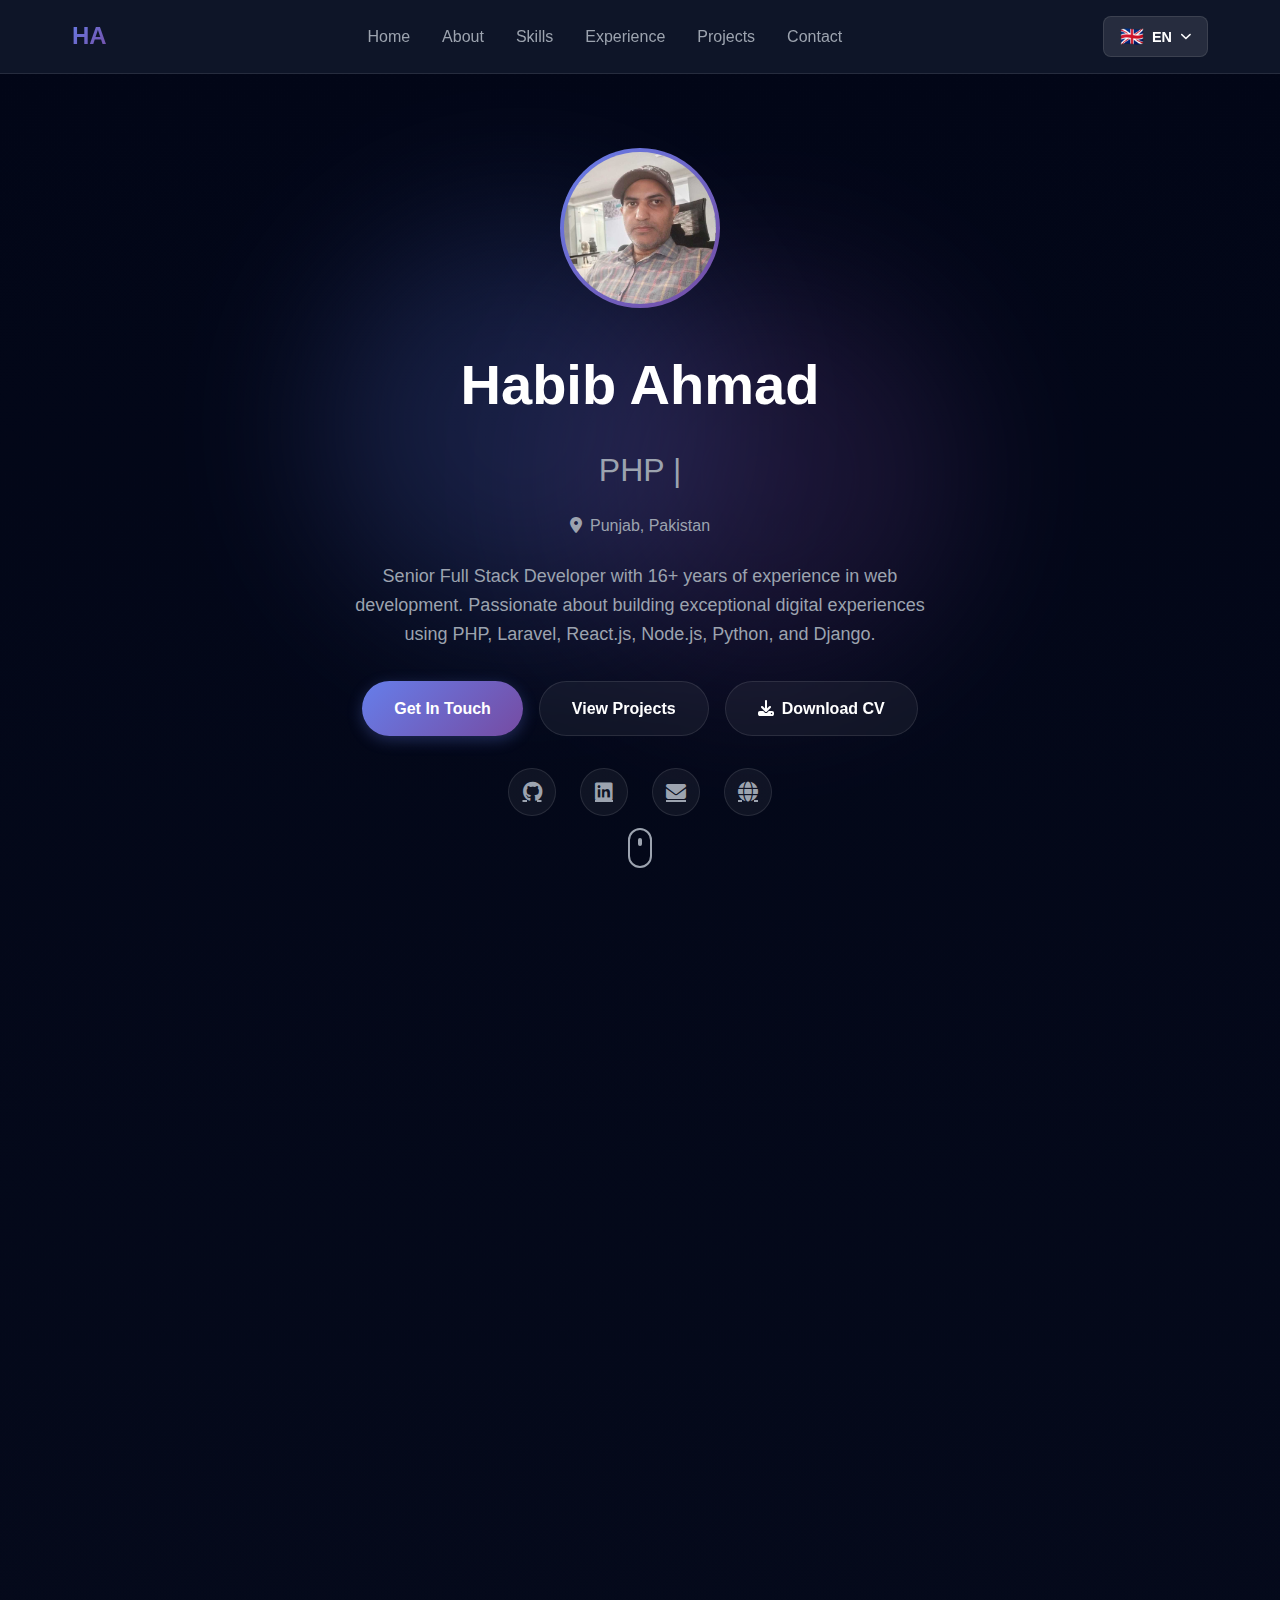
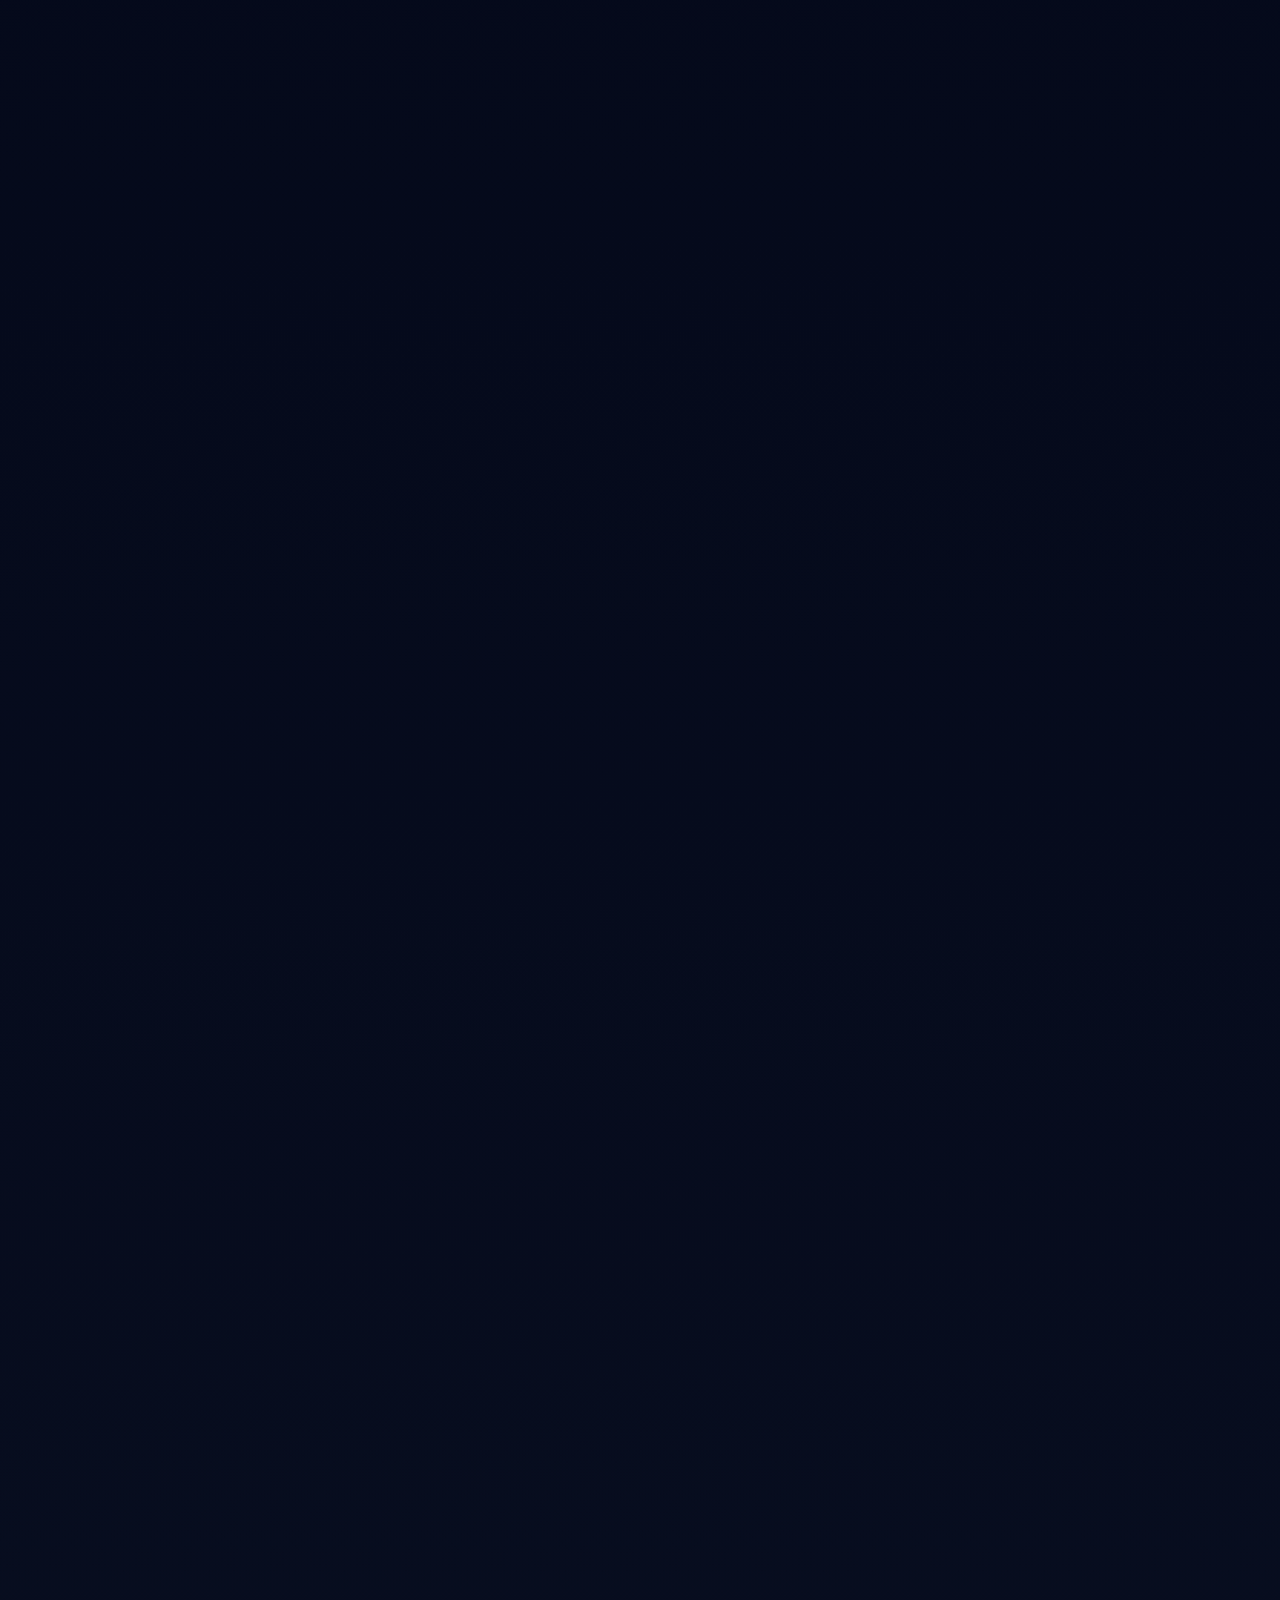
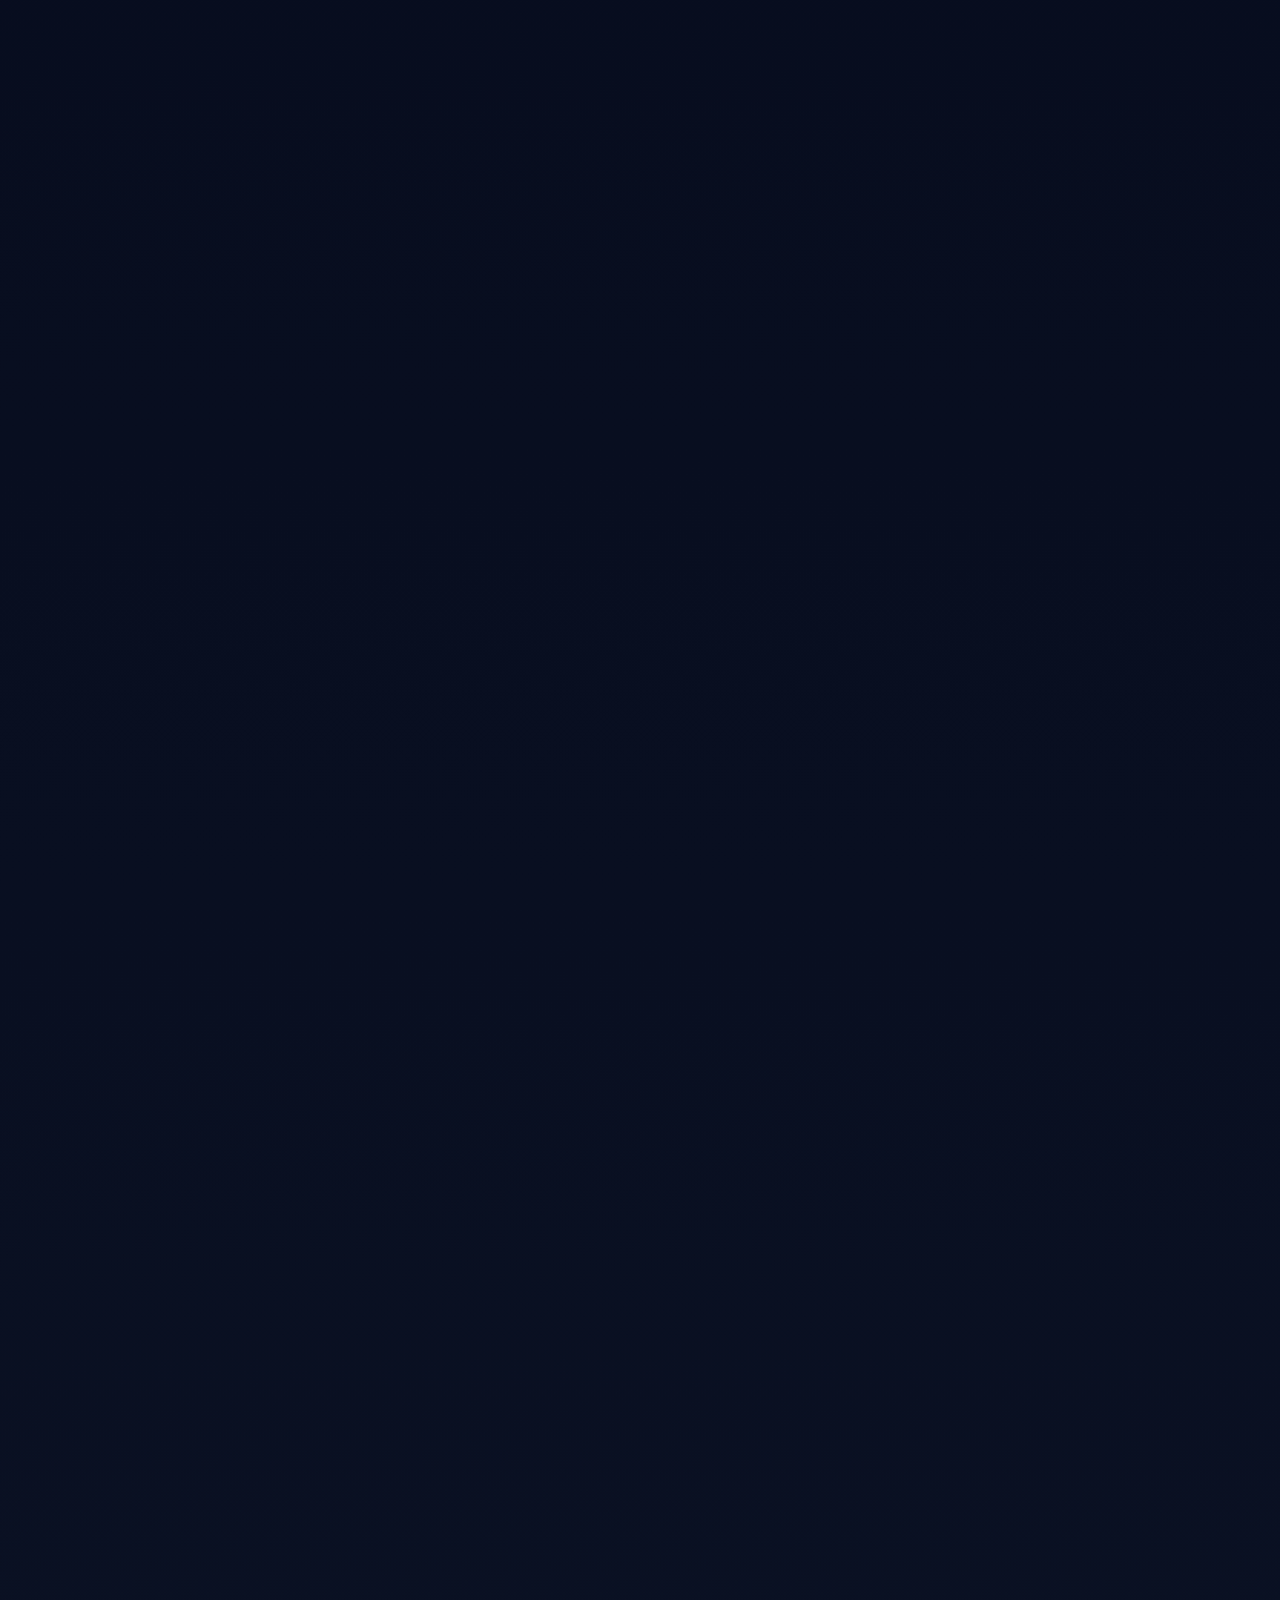
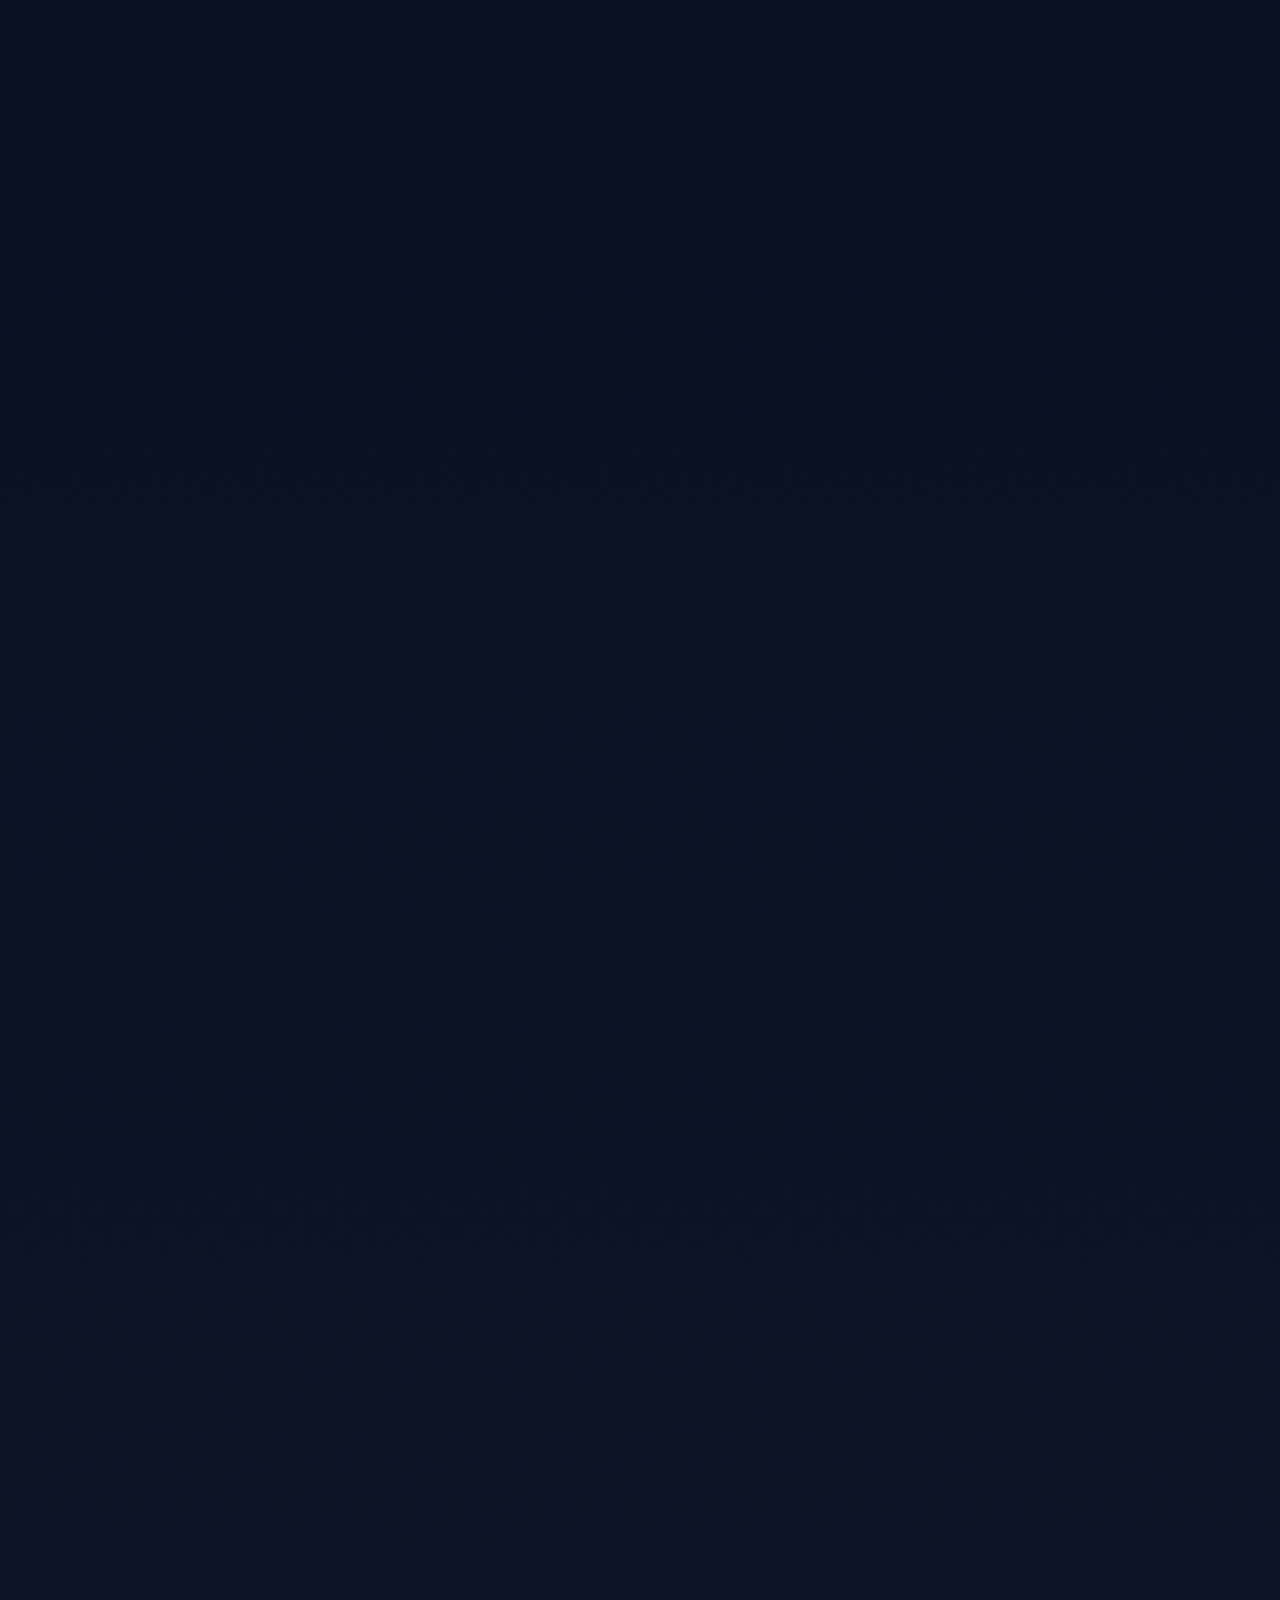
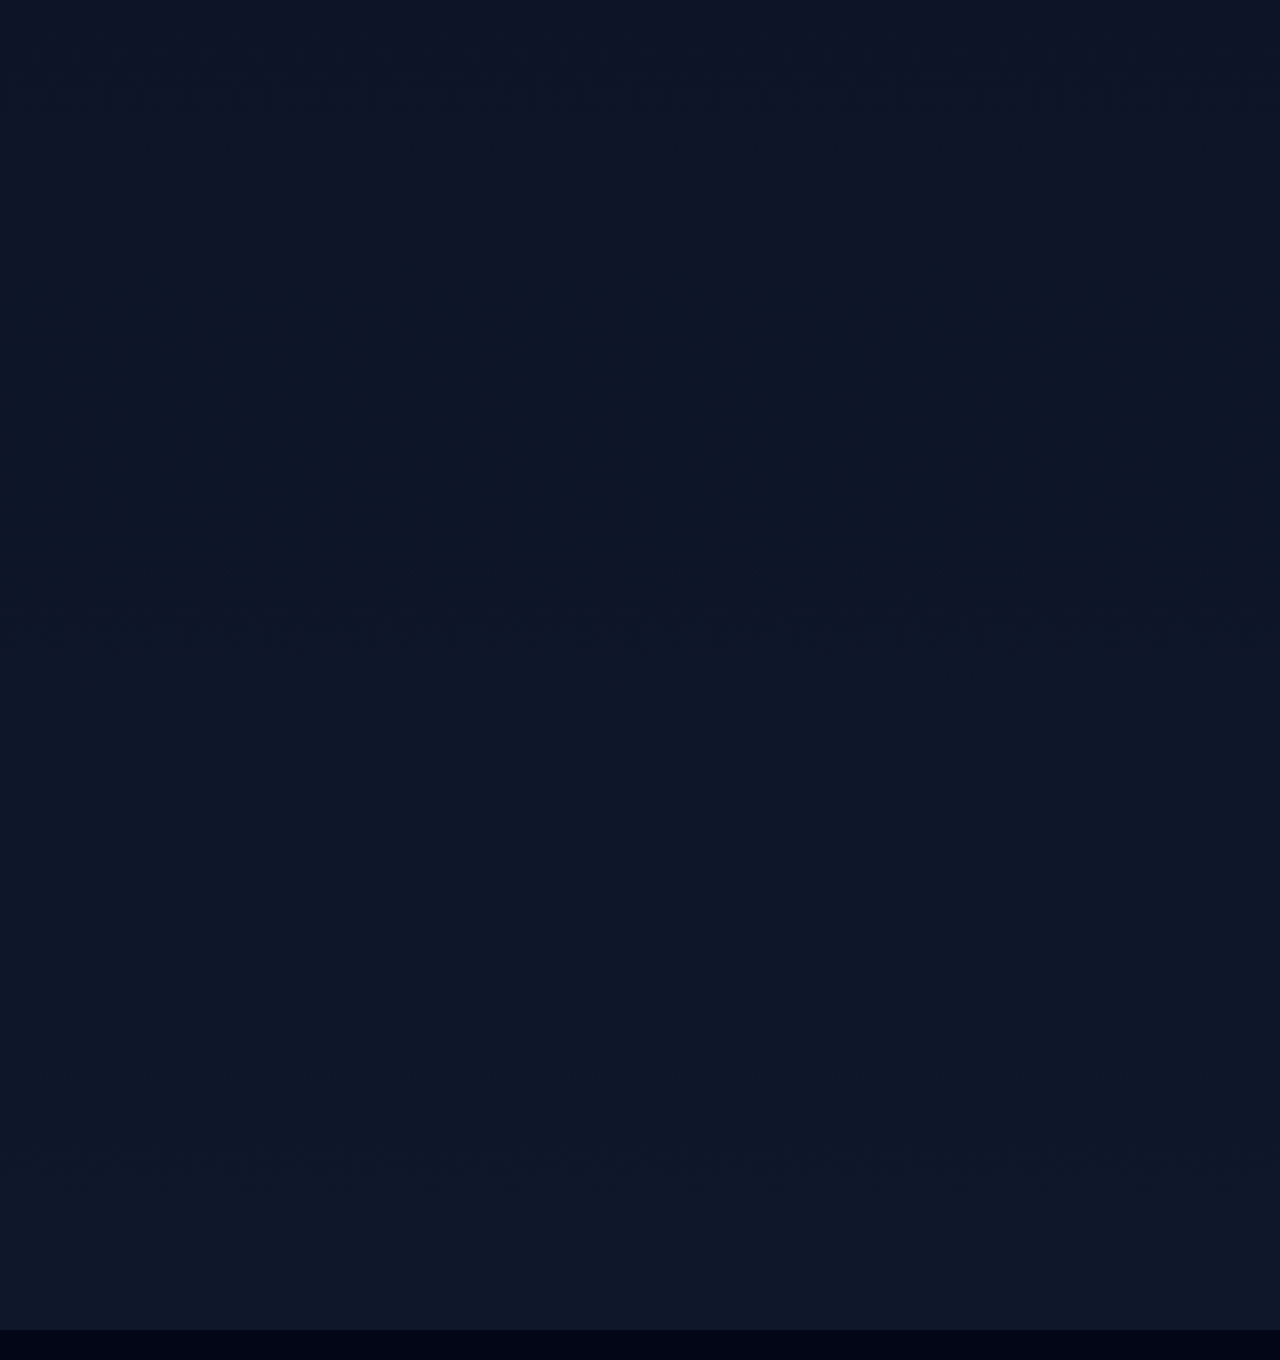
<file: public/index.html>
<!DOCTYPE html>
<html lang="en">
<head>
    <meta charset="UTF-8">
    <meta name="viewport" content="width=device-width, initial-scale=1.0">
    <title>Habib Ahmad | Full Stack Developer</title>
    <meta name="description" content="Portfolio of Habib Ahmad - Full Stack Developer with 12+ years experience in PHP, Laravel, React.js, Node.js, Python, Django">
    <link rel="stylesheet" href="styles.css">
    <link rel="stylesheet" href="https://cdnjs.cloudflare.com/ajax/libs/font-awesome/6.5.1/css/all.min.css">
</head>
<body>
    <!-- Navbar -->
    <nav class="navbar">
        <div class="nav-container">
            <a href="#home" class="logo">HA</a>
            <ul class="nav-menu">
                <li><a href="#home" class="nav-link" data-i18n="nav.home">Home</a></li>
                <li><a href="#about" class="nav-link" data-i18n="nav.about">About</a></li>
                <li><a href="#skills" class="nav-link" data-i18n="nav.skills">Skills</a></li>
                <li><a href="#experience" class="nav-link" data-i18n="nav.experience">Experience</a></li>
                <li><a href="#projects" class="nav-link" data-i18n="nav.projects">Projects</a></li>
                <li><a href="#contact" class="nav-link" data-i18n="nav.contact">Contact</a></li>
            </ul>
            <div class="nav-actions">
                <div class="language-switcher">
                    <button class="lang-btn" id="langBtn" title="Change Language">
                        <span class="lang-flag">🇬🇧</span>
                        <span class="lang-code" id="currentLang">EN</span>
                        <i class="fas fa-chevron-down"></i>
                    </button>
                    <div class="lang-dropdown" id="langDropdown">
                        <button class="lang-option" data-lang="en">
                            <span class="lang-flag">🇬🇧</span>
                            <span class="lang-name">English</span>
                        </button>
                        <button class="lang-option" data-lang="de">
                            <span class="lang-flag">🇩🇪</span>
                            <span class="lang-name">Deutsch</span>
                        </button>
                    </div>
                </div>
                <div class="hamburger">
                    <span></span>
                    <span></span>
                    <span></span>
                </div>
            </div>
        </div>
    </nav>

    <!-- Hero Section -->
    <section id="home" class="hero">
        <div class="hero-bg">
            <div class="blob blob-1"></div>
            <div class="blob blob-2"></div>
        </div>
        <div class="hero-content">
            <div class="avatar">
                <img src="profile.jpg" alt="Habib Ahmad" id="profilePic" onerror="this.style.display='none'; this.nextElementSibling.style.display='flex'">
                <div class="avatar-text-fallback" style="display: none;">HA</div>
            </div>
            <h1 class="hero-title">Habib Ahmad</h1>
            <p class="hero-subtitle"><span id="typewriter"></span><span class="cursor">|</span></p>
            <div class="hero-location">
                <i class="fas fa-map-marker-alt"></i>
                <span data-i18n="hero.location">Punjab, Pakistan</span>
            </div>
            <p class="hero-description" data-i18n="hero.description">
                Senior Full Stack Developer with 16+ years of experience in web development.
                Passionate about building exceptional digital experiences using PHP, Laravel, React.js,
                Node.js, Python, and Django.
            </p>
            <div class="hero-buttons">
                <a href="#contact" class="btn btn-primary" data-i18n="hero.getInTouch">Get In Touch</a>
                <a href="#projects" class="btn btn-secondary" data-i18n="hero.viewProjects">View Projects</a>
                <a href="cv.html" target="_blank" class="btn btn-secondary">
                    <i class="fas fa-download"></i>
                    <span data-i18n="hero.downloadCV">Download CV</span>
                </a>
            </div>
            <div class="social-links">
                <a href="https://github.com/habibahmad001" target="_blank" rel="noopener noreferrer">
                    <i class="fab fa-github"></i>
                </a>
                <a href="https://linkedin.com/in/habib-ahmad001" target="_blank" rel="noopener noreferrer">
                    <i class="fab fa-linkedin"></i>
                </a>
                <a href="mailto:habibahmed001@gmail.com">
                    <i class="fas fa-envelope"></i>
                </a>
                <a href="https://habib.spyko" target="_blank" rel="noopener noreferrer">
                    <i class="fas fa-globe"></i>
                </a>
            </div>
        </div>
        <div class="scroll-indicator">
            <div class="mouse">
                <div class="wheel"></div>
            </div>
        </div>
    </section>

    <!-- Banner Section -->
    <section class="banner">
        <div class="container">
            <div class="banner-content">
                <div class="banner-text">
                    <h2 data-i18n="banner.title">Looking for a Senior Full Stack Developer?</h2>
                    <p data-i18n="banner.subtitle">I'm available for freelance projects and full-time opportunities. Let's build something amazing together!</p>
                </div>
                <div class="banner-cta">
                    <a href="#contact" class="btn btn-primary" data-i18n="banner.hireMe">Hire Me</a>
                    <a href="#projects" class="btn btn-secondary" data-i18n="banner.viewWork">View My Work</a>
                </div>
            </div>
        </div>
    </section>

    <!-- About Section -->
    <section id="about" class="about">
        <div class="container">
            <h2 class="section-title"><span class="gradient-text" data-i18n="about.title">About Me</span></h2>
            <div class="about-content">
                <div class="about-text">
                    <p data-i18n="about.para1">
                        I'm a Senior Full Stack Developer with over 16 years of experience in web development.
                        I specialize in PHP, Laravel (8+ years), React.js (2+ years), Node.js (2+ years), and
                        have extensive knowledge of Python, Django, Linux, AWS, and modern web technologies.
                    </p>
                    <p data-i18n="about.para2">
                        I hold a B.S. in Computer Science from Punjab University (2003-2007). Throughout my career,
                        I've worked with international clients from UK, US, and Canada, delivering high-quality
                        web solutions including LMS systems, e-commerce platforms, and complex enterprise applications.
                    </p>
                    <p class="career-objective">
                        <strong data-i18n="about.careerLabel">Career Objective:</strong> <span data-i18n="about.careerObjective">To gain confidence and fame using my potential in the field
                        of "Web Development", and express my innovative creative skills for self and company growth.</span>
                    </p>
                    <div class="about-details">
                        <div class="detail-item">
                            <span class="detail-label" data-i18n="about.name">Name:</span>
                            <span class="detail-value">Habib Ahmad</span>
                        </div>
                        <div class="detail-item">
                            <span class="detail-label" data-i18n="about.email">Email:</span>
                            <span class="detail-value">habibahmed001@gmail.com</span>
                        </div>
                        <div class="detail-item">
                            <span class="detail-label" data-i18n="about.phone">Phone:</span>
                            <span class="detail-value">+92 322 8594463</span>
                        </div>
                        <div class="detail-item">
                            <span class="detail-label" data-i18n="about.location">Location:</span>
                            <span class="detail-value">Punjab, Pakistan</span>
                        </div>
                        <div class="detail-item">
                            <span class="detail-label" data-i18n="about.experience">Experience:</span>
                            <span class="detail-value">16+ Years</span>
                        </div>
                        <div class="detail-item">
                            <span class="detail-label" data-i18n="about.availability">Availability:</span>
                            <span class="detail-value" data-i18n="about.available">Open to opportunities</span>
                        </div>
                    </div>
                </div>
            </div>
        </div>
    </section>

    <!-- Skills Section -->
    <section id="skills" class="skills">
        <div class="container">
            <h2 class="section-title"><span class="gradient-text" data-i18n="skills.title">Skills & Expertise</span></h2>
            <p class="section-subtitle" data-i18n="skills.subtitle">12+ years of experience with modern web technologies</p>

            <div class="skills-grid">
                <!-- Backend -->
                <div class="skill-card">
                    <div class="skill-icon">⚙️</div>
                    <h3 class="skill-category" data-i18n="skills.backend">Backend Development</h3>
                    <div class="skill-list">
                        <div class="skill-item">
                            <span class="skill-name">PHP</span>
                            <div class="skill-bar">
                                <div class="skill-progress" data-progress="95"></div>
                            </div>
                            <span class="skill-percent">95%</span>
                        </div>
                        <div class="skill-item">
                            <span class="skill-name">Laravel</span>
                            <div class="skill-bar">
                                <div class="skill-progress" data-progress="95"></div>
                            </div>
                            <span class="skill-percent">95%</span>
                        </div>
                        <div class="skill-item">
                            <span class="skill-name">Node.js</span>
                            <div class="skill-bar">
                                <div class="skill-progress" data-progress="85"></div>
                            </div>
                            <span class="skill-percent">85%</span>
                        </div>
                        <div class="skill-item">
                            <span class="skill-name">Python</span>
                            <div class="skill-bar">
                                <div class="skill-progress" data-progress="85"></div>
                            </div>
                            <span class="skill-percent">85%</span>
                        </div>
                        <div class="skill-item">
                            <span class="skill-name">Django</span>
                            <div class="skill-bar">
                                <div class="skill-progress" data-progress="80"></div>
                            </div>
                            <span class="skill-percent">80%</span>
                        </div>
                    </div>
                </div>

                <!-- Frontend -->
                <div class="skill-card">
                    <div class="skill-icon">🎨</div>
                    <h3 class="skill-category" data-i18n="skills.frontend">Frontend Development</h3>
                    <div class="skill-list">
                        <div class="skill-item">
                            <span class="skill-name">React.js</span>
                            <div class="skill-bar">
                                <div class="skill-progress" data-progress="90"></div>
                            </div>
                            <span class="skill-percent">90%</span>
                        </div>
                        <div class="skill-item">
                            <span class="skill-name">Next.js</span>
                            <div class="skill-bar">
                                <div class="skill-progress" data-progress="85"></div>
                            </div>
                            <span class="skill-percent">85%</span>
                        </div>
                        <div class="skill-item">
                            <span class="skill-name">HTML5/CSS3</span>
                            <div class="skill-bar">
                                <div class="skill-progress" data-progress="95"></div>
                            </div>
                            <span class="skill-percent">95%</span>
                        </div>
                        <div class="skill-item">
                            <span class="skill-name">JavaScript/jQuery</span>
                            <div class="skill-bar">
                                <div class="skill-progress" data-progress="92"></div>
                            </div>
                            <span class="skill-percent">92%</span>
                        </div>
                        <div class="skill-item">
                            <span class="skill-name">Bootstrap</span>
                            <div class="skill-bar">
                                <div class="skill-progress" data-progress="90"></div>
                            </div>
                            <span class="skill-percent">90%</span>
                        </div>
                    </div>
                </div>

                <!-- Tools & DevOps -->
                <div class="skill-card">
                    <div class="skill-icon">🛠️</div>
                    <h3 class="skill-category" data-i18n="skills.tools">Tools & DevOps</h3>
                    <div class="skill-list">
                        <div class="skill-item">
                            <span class="skill-name">Git/Bitbucket</span>
                            <div class="skill-bar">
                                <div class="skill-progress" data-progress="90"></div>
                            </div>
                            <span class="skill-percent">90%</span>
                        </div>
                        <div class="skill-item">
                            <span class="skill-name">AWS</span>
                            <div class="skill-bar">
                                <div class="skill-progress" data-progress="80"></div>
                            </div>
                            <span class="skill-percent">80%</span>
                        </div>
                        <div class="skill-item">
                            <span class="skill-name">Linux</span>
                            <div class="skill-bar">
                                <div class="skill-progress" data-progress="85"></div>
                            </div>
                            <span class="skill-percent">85%</span>
                        </div>
                        <div class="skill-item">
                            <span class="skill-name">MySQL/MongoDB</span>
                            <div class="skill-bar">
                                <div class="skill-progress" data-progress="92"></div>
                            </div>
                            <span class="skill-percent">92%</span>
                        </div>
                        <div class="skill-item">
                            <span class="skill-name">WordPress</span>
                            <div class="skill-bar">
                                <div class="skill-progress" data-progress="88"></div>
                            </div>
                            <span class="skill-percent">88%</span>
                        </div>
                    </div>
                </div>
            </div>

            <!-- Additional Skills -->
            <div class="additional-skills">
                <div class="additional-card">
                    <h4 class="additional-title" data-i18n="skills.languages">Languages</h4>
                    <div class="tag-container">
                        <span class="tag">English (Professional)</span>
                        <span class="tag">Urdu (Native)</span>
                    </div>
                </div>
                <div class="additional-card">
                    <h4 class="additional-title" data-i18n="skills.softSkills">Soft Skills</h4>
                    <div class="tag-container">
                        <span class="tag">Team Leadership</span>
                        <span class="tag">Project Management</span>
                        <span class="tag">Client Communication</span>
                        <span class="tag">Training & Mentoring</span>
                    </div>
                </div>
                <div class="additional-card">
                    <h4 class="additional-title" data-i18n="skills.otherSkills">Other Skills</h4>
                    <div class="tag-container">
                        <span class="tag">REST APIs</span>
                        <span class="tag">MVC Architecture</span>
                        <span class="tag">E-Commerce</span>
                        <span class="tag">LMS Systems</span>
                        <span class="tag">CI/CD</span>
                    </div>
                </div>
            </div>
        </div>
    </section>

    <!-- Experience Section -->
    <section id="experience" class="experience">
        <div class="container">
            <h2 class="section-title"><span class="gradient-text">Experience & Education</span></h2>
            <p class="section-subtitle">16+ years of professional experience with international clients</p>

            <div class="experience-grid">
                <!-- Work Experience -->
                <div class="experience-column">
                    <h3 class="column-title">
                        <i class="fas fa-briefcase"></i>
                        Work Experience
                    </h3>

                    <div class="timeline">
                        <div class="timeline-item">
                            <div class="timeline-dot"></div>
                            <div class="timeline-content">
                                <div class="timeline-header">
                                    <h4>Sr. Full Stack Developer</h4>
                                    <span class="company">Imperial Learning – UK</span>
                                </div>
                                <div class="timeline-meta">
                                    <span><i class="far fa-calendar"></i> Dec 2018 - Present</span>
                                    <span class="badge full-time">Full-time</span>
                                </div>
                                <ul class="timeline-description">
                                    <li>Expertise in building robust and scalable server-side applications using Laravel</li>
                                    <li>Deep understanding of asynchronous programming and event-driven architecture</li>
                                    <li>Proficient in building complex user interfaces using React, including hooks and state management</li>
                                    <li>Deep understanding of state management libraries like Redux</li>
                                    <li>Proficient in using Git for version control and collaborating with team members</li>
                                </ul>
                                <div class="tech-stack">
                                    <span class="tech-tag">Laravel</span>
                                    <span class="tech-tag">PHP</span>
                                    <span class="tech-tag">React JS</span>
                                    <span class="tech-tag">REST APIs</span>
                                    <span class="tech-tag">WordPress</span>
                                </div>
                            </div>
                        </div>

                        <div class="timeline-item">
                            <div class="timeline-dot"></div>
                            <div class="timeline-content">
                                <div class="timeline-header">
                                    <h4>Web Developer</h4>
                                    <span class="company">Ovex Technologies (Pvt.) Ltd – US</span>
                                </div>
                                <div class="timeline-meta">
                                    <span><i class="far fa-calendar"></i> Jun 2015 - Nov 2018</span>
                                    <span class="badge full-time">Full-time</span>
                                </div>
                                <ul class="timeline-description">
                                    <li>Back-end development using Python and Django framework</li>
                                    <li>Security implementation: authentication, authorization, and vulnerability protection</li>
                                    <li>DevOps and Continuous Integration: automating deployment processes</li>
                                    <li>Implementing caching strategies and optimizing application performance</li>
                                </ul>
                                <div class="tech-stack">
                                    <span class="tech-tag">Python</span>
                                    <span class="tech-tag">Django</span>
                                    <span class="tech-tag">React JS</span>
                                    <span class="tech-tag">Drupal</span>
                                    <span class="tech-tag">WHMCS</span>
                                </div>
                            </div>
                        </div>

                        <div class="timeline-item">
                            <div class="timeline-dot"></div>
                            <div class="timeline-content">
                                <div class="timeline-header">
                                    <h4>Project Manager</h4>
                                    <span class="company">iPlex PVT. Limited – Canada</span>
                                </div>
                                <div class="timeline-meta">
                                    <span><i class="far fa-calendar"></i> Mar 2012 - May 2015</span>
                                    <span class="badge full-time">Full-time</span>
                                </div>
                                <ul class="timeline-description">
                                    <li>Gather requirements from clients and conduct weekly Skype calls</li>
                                    <li>Work with international clients and manage multiple projects simultaneously</li>
                                    <li>Responsible for coding standards, peer reviews, and meeting tight deadlines</li>
                                    <li>Implementing user authentication and role-based access control systems</li>
                                    <li>Designing and building RESTful APIs using Laravel</li>
                                </ul>
                                <div class="tech-stack">
                                    <span class="tech-tag">PHP</span>
                                    <span class="tech-tag">MySQL</span>
                                    <span class="tech-tag">CodeIgniter</span>
                                    <span class="tech-tag">WordPress</span>
                                    <span class="tech-tag">Node JS</span>
                                    <span class="tech-tag">Angular JS</span>
                                </div>
                            </div>
                        </div>

                        <div class="timeline-item">
                            <div class="timeline-dot"></div>
                            <div class="timeline-content">
                                <div class="timeline-header">
                                    <h4>Sr. Web Developer</h4>
                                    <span class="company">Cyber Designz, Private Ltd – US</span>
                                </div>
                                <div class="timeline-meta">
                                    <span><i class="far fa-calendar"></i> Mar 2009 - Feb 2012</span>
                                    <span class="badge full-time">Full-time</span>
                                </div>
                                <ul class="timeline-description">
                                    <li>PHP development using Laravel framework and MVC architecture</li>
                                    <li>Implementing user authentication and role-based access control systems</li>
                                    <li>Database interaction with MySQL, including migrations and Eloquent ORM</li>
                                    <li>HTML5, CSS3, Bootstrap, WordPress, and CodeIgniter development</li>
                                    <li>Responsible for whole project management and client satisfaction</li>
                                </ul>
                                <div class="tech-stack">
                                    <span class="tech-tag">PHP</span>
                                    <span class="tech-tag">Laravel</span>
                                    <span class="tech-tag">MySQL</span>
                                    <span class="tech-tag">HTML5</span>
                                    <span class="tech-tag">CSS3</span>
                                    <span class="tech-tag">WordPress</span>
                                </div>
                            </div>
                        </div>
                    </div>
                </div>

                <!-- Education -->
                <div class="experience-column">
                    <h3 class="column-title">
                        <i class="fas fa-graduation-cap"></i>
                        Education
                    </h3>

                    <div class="timeline">
                        <div class="timeline-item">
                            <div class="timeline-dot education"></div>
                            <div class="timeline-content">
                                <div class="timeline-header">
                                    <h4>B.S. in Computer Science</h4>
                                    <span class="company">Punjab University</span>
                                </div>
                                <div class="timeline-meta">
                                    <span><i class="far fa-calendar"></i> Mar 2003 - May 2007</span>
                                </div>
                                <p style="color: var(--text-secondary); font-size: 0.9rem; margin-top: 0.5rem;">
                                    Coursework: Computer Architecture, Artificial Intelligence, Comparison of Learning Algorithms, Computational Theory
                                </p>
                            </div>
                        </div>

                        <div class="timeline-item">
                            <div class="timeline-dot education"></div>
                            <div class="timeline-content">
                                <div class="timeline-header">
                                    <h4>ICS in Computer Science</h4>
                                    <span class="company">Rawalpindi Board</span>
                                </div>
                                <div class="timeline-meta">
                                    <span><i class="far fa-calendar"></i> Feb 2001 - Mar 2003</span>
                                </div>
                                <p style="color: var(--text-secondary); font-size: 0.9rem; margin-top: 0.5rem;">
                                    Coursework: Computer, Mathematics, Statistics
                                </p>
                            </div>
                        </div>
                    </div>

                    <!-- Certifications -->
                    <h3 class="column-title" style="margin-top: 3rem;">
                        <i class="fas fa-certificate"></i>
                        Certifications & Awards
                    </h3>

                    <div class="certifications">
                        <div class="cert-card">
                            <h4>Advanced Laravel Certified</h4>
                            <p>LinkedIn • 2017-2018</p>
                        </div>
                        <div class="cert-card">
                            <h4>Clear Sr. PHP Developer Test</h4>
                            <p>Skirall • 2012-2013</p>
                        </div>
                    </div>

                    <!-- Hobbies -->
                    <h3 class="column-title" style="margin-top: 3rem;">
                        <i class="fas fa-heart"></i>
                        Hobbies & Interests
                    </h3>

                    <div class="tag-container" style="margin-top: 1rem;">
                        <span class="tag">Reading Books</span>
                        <span class="tag">Cricket</span>
                    </div>
                </div>
            </div>
        </div>
    </section>

    <!-- Projects Section -->
    <section id="projects" class="projects">
        <div class="container">
            <h2 class="section-title"><span class="gradient-text">Featured Projects</span></h2>
            <p class="section-subtitle">A showcase of enterprise applications I've developed</p>

            <div class="projects-grid" id="projectsGrid">
                <!-- Audits IQ -->
                <div class="project-card" data-project="1">
                    <div class="project-gradient purple"></div>
                    <div class="project-content">
                        <div class="project-header">
                            <h3>Audits IQ</h3>
                            <div class="project-links">
                                <a href="https://demo.auditsiq.com" target="_blank" rel="noopener noreferrer" title="Live Demo">
                                    <i class="fas fa-external-link-alt"></i>
                                </a>
                            </div>
                        </div>
                        <p class="project-description">
                            Auditing system with integrated ticketing system similar to Jira. Built with Next.js frontend and Laravel backend with real-time updates.
                        </p>
                        <div class="project-tech">
                            <span>Next.js</span>
                            <span>Laravel</span>
                            <span>MySQL</span>
                            <span>Git</span>
                        </div>
                    </div>
                </div>

                <!-- Process Intel -->
                <div class="project-card" data-project="2">
                    <div class="project-gradient blue"></div>
                    <div class="project-content">
                        <div class="project-header">
                            <h3>Process Intel</h3>
                            <div class="project-links">
                                <a href="https://dev-frontend.processintel.com" target="_blank" rel="noopener noreferrer" title="Live Demo">
                                    <i class="fas fa-external-link-alt"></i>
                                </a>
                            </div>
                        </div>
                        <p class="project-description">
                            Product quality assurance system with React.js admin panel and React Native mobile inspector app for inspections.
                        </p>
                        <div class="project-tech">
                            <span>React JS</span>
                            <span>React Native</span>
                            <span>Laravel</span>
                            <span>MySQL</span>
                        </div>
                    </div>
                </div>

                <!-- Off Chain Yield -->
                <div class="project-card" data-project="3">
                    <div class="project-gradient green"></div>
                    <div class="project-content">
                        <div class="project-header">
                            <h3>Off Chain Yield</h3>
                            <div class="project-links">
                                <a href="https://demo-frontend.offchainyield.com" target="_blank" rel="noopener noreferrer" title="Live Demo">
                                    <i class="fas fa-external-link-alt"></i>
                                </a>
                            </div>
                        </div>
                        <p class="project-description">
                            Cryptocurrency trading platform with multiple crypto products for online buying and selling with secure payment integration.
                        </p>
                        <div class="project-tech">
                            <span>React JS</span>
                            <span>Laravel</span>
                            <span>MySQL</span>
                            <span>Crypto APIs</span>
                        </div>
                    </div>
                </div>

                <!-- Scenfo -->
                <div class="project-card" data-project="4">
                    <div class="project-gradient red"></div>
                    <div class="project-content">
                        <div class="project-header">
                            <h3>Scenfo</h3>
                            <div class="project-links">
                                <a href="https://scenfo.com" target="_blank" rel="noopener noreferrer" title="Live Demo">
                                    <i class="fas fa-external-link-alt"></i>
                                </a>
                            </div>
                        </div>
                        <p class="project-description">
                            Laravel-based system with 2 main panels for users and admins with comprehensive MySQL backend implementation.
                        </p>
                        <div class="project-tech">
                            <span>Laravel</span>
                            <span>PHP</span>
                            <span>MySQL</span>
                            <span>Git</span>
                        </div>
                    </div>
                </div>

                <!-- Next Learn Academy -->
                <div class="project-card">
                    <div class="project-gradient orange"></div>
                    <div class="project-content">
                        <div class="project-header">
                            <h3>Next Learn Academy</h3>
                            <div class="project-links">
                                <a href="https://nextlearnacademy.com" target="_blank" rel="noopener noreferrer" title="Live Demo">
                                    <i class="fas fa-external-link-alt"></i>
                                </a>
                            </div>
                        </div>
                        <p class="project-description">
                            LMS platform with 4 main panels for learners, instructors, and admins with course management and certification system.
                        </p>
                        <div class="project-tech">
                            <span>Laravel</span>
                            <span>MySQL</span>
                            <span>Vue.js</span>
                            <span>Bootstrap</span>
                        </div>
                    </div>
                </div>

                <!-- Office Admin Training -->
                <div class="project-card">
                    <div class="project-gradient cyan"></div>
                    <div class="project-content">
                        <div class="project-header">
                            <h3>Office Admin Training</h3>
                            <div class="project-links">
                                <a href="https://demo.officeadmintraining.com" target="_blank" rel="noopener noreferrer" title="Live Demo">
                                    <i class="fas fa-external-link-alt"></i>
                                </a>
                            </div>
                        </div>
                        <p class="project-description">
                            LMS system for online teaching with 4 panels for learners, instructors, and admins. Upgraded from Laravel 6.x to 8.x.
                        </p>
                        <div class="project-tech">
                            <span>Laravel</span>
                            <span>MySQL</span>
                            <span>PHP</span>
                            <span>Git</span>
                        </div>
                    </div>
                </div>

                <!-- Care Academy -->
                <div class="project-card">
                    <div class="project-gradient purple"></div>
                    <div class="project-content">
                        <div class="project-header">
                            <h3>Care Academy</h3>
                            <div class="project-links">
                                <a href="https://demo.careacademyuk.com" target="_blank" rel="noopener noreferrer" title="Live Demo">
                                    <i class="fas fa-external-link-alt"></i>
                                </a>
                            </div>
                        </div>
                        <p class="project-description">
                            LMS platform with 4 panels for learners, instructors, and admins. Built in Laravel 6.x, upgraded to 8.x.
                        </p>
                        <div class="project-tech">
                            <span>Laravel</span>
                            <span>MySQL</span>
                            <span>PHP</span>
                            <span>Git</span>
                        </div>
                    </div>
                </div>

                <!-- Shop din Cloud -->
                <div class="project-card">
                    <div class="project-gradient blue"></div>
                    <div class="project-content">
                        <div class="project-header">
                            <h3>Shop din Cloud</h3>
                            <div class="project-links">
                                <a href="https://shop.dincloud.com" target="_blank" rel="noopener noreferrer" title="Live Demo">
                                    <i class="fas fa-external-link-alt"></i>
                                </a>
                            </div>
                        </div>
                        <p class="project-description">
                            In-house cloud services platform with Python/Django featuring virtual machines, servers, and admin panel.
                        </p>
                        <div class="project-tech">
                            <span>Python</span>
                            <span>Django</span>
                            <span>MySQL</span>
                            <span>jQuery</span>
                        </div>
                    </div>
                </div>

                <!-- Mono Loop -->
                <div class="project-card">
                    <div class="project-gradient green"></div>
                    <div class="project-content">
                        <div class="project-header">
                            <h3>Mono Loop</h3>
                            <div class="project-links">
                                <a href="http://www.monoloop.com" target="_blank" rel="noopener noreferrer" title="Live Demo">
                                    <i class="fas fa-external-link-alt"></i>
                                </a>
                            </div>
                        </div>
                        <p class="project-description">
                            Service providing website where users can create templates for their sites and download them. Includes admin panel.
                        </p>
                        <div class="project-tech">
                            <span>Laravel</span>
                            <span>MySQL</span>
                            <span>jQuery</span>
                            <span>PHP 7.x</span>
                        </div>
                    </div>
                </div>

                <!-- Goods Insured -->
                <div class="project-card">
                    <div class="project-gradient red"></div>
                    <div class="project-content">
                        <div class="project-header">
                            <h3>Goods Insured</h3>
                            <div class="project-links">
                                <a href="https://www.goodsinsured.com" target="_blank" rel="noopener noreferrer" title="Live Demo">
                                    <i class="fas fa-external-link-alt"></i>
                                </a>
                            </div>
                        </div>
                        <p class="project-description">
                            Laravel-based site with 500+ content-based pages. User and admin panels with dynamic content management.
                        </p>
                        <div class="project-tech">
                            <span>Laravel</span>
                            <span>MySQL</span>
                            <span>jQuery</span>
                            <span>PHP 7.x</span>
                        </div>
                    </div>
                </div>

                <!-- eUniversity London -->
                <div class="project-card">
                    <div class="project-gradient orange"></div>
                    <div class="project-content">
                        <div class="project-header">
                            <h3>eUniversity London</h3>
                            <div class="project-links">
                                <a href="http://eul.symplex.com" target="_blank" rel="noopener noreferrer" title="Live Demo">
                                    <i class="fas fa-external-link-alt"></i>
                                </a>
                            </div>
                        </div>
                        <p class="project-description">
                            Large-scale LMS with 1000+ courses and 4000+ active students. Deployed on AWS EC2 for optimal performance.
                        </p>
                        <div class="project-tech">
                            <span>Laravel</span>
                            <span>MySQL</span>
                            <span>AWS EC2</span>
                            <span>jQuery</span>
                        </div>
                    </div>
                </div>

                <!-- Jobs Today -->
                <div class="project-card">
                    <div class="project-gradient cyan"></div>
                    <div class="project-content">
                        <div class="project-header">
                            <h3>Jobs Today</h3>
                            <div class="project-links">
                                <a href="http://www.jobstoday.com" target="_blank" rel="noopener noreferrer" title="Live Demo">
                                    <i class="fas fa-external-link-alt"></i>
                                </a>
                            </div>
                        </div>
                        <p class="project-description">
                            Job posting and searching website with admin and user backend panels. Deployed on AWS EC2.
                        </p>
                        <div class="project-tech">
                            <span>Laravel</span>
                            <span>MySQL</span>
                            <span>AWS EC2</span>
                            <span>jQuery</span>
                        </div>
                    </div>
                </div>

                <!-- Sage In Home -->
                <div class="project-card">
                    <div class="project-gradient purple"></div>
                    <div class="project-content">
                        <div class="project-header">
                            <h3>Sage In Home</h3>
                            <div class="project-links">
                                <a href="http://sageinhome.com" target="_blank" rel="noopener noreferrer" title="Live Demo">
                                    <i class="fas fa-external-link-alt"></i>
                                </a>
                            </div>
                        </div>
                        <p class="project-description">
                            CMS-based site that fetches products from AMAZON using APIs, creates XML, and displays on store.
                        </p>
                        <div class="project-tech">
                            <span>WordPress</span>
                            <span>PHP</span>
                            <span>MySQL</span>
                            <span>jQuery</span>
                        </div>
                    </div>
                </div>

                <!-- Vivataxes -->
                <div class="project-card">
                    <div class="project-gradient blue"></div>
                    <div class="project-content">
                        <div class="project-header">
                            <h3>Vivataxes</h3>
                            <div class="project-links">
                                <a href="https://www.vivataxes.com" target="_blank" rel="noopener noreferrer" title="Live Demo">
                                    <i class="fas fa-external-link-alt"></i>
                                </a>
                            </div>
                        </div>
                        <p class="project-description">
                            WordPress-based site with custom post types, ACF features, and Elementor integration.
                        </p>
                        <div class="project-tech">
                            <span>WordPress</span>
                            <span>PHP</span>
                            <span>MySQL</span>
                            <span>ACF</span>
                        </div>
                    </div>
                </div>

                <!-- Colbrowcare -->
                <div class="project-card">
                    <div class="project-gradient green"></div>
                    <div class="project-content">
                        <div class="project-header">
                            <h3>Colbrowcare</h3>
                            <div class="project-links">
                                <a href="https://colbrowcare.com.au" target="_blank" rel="noopener noreferrer" title="Live Demo">
                                    <i class="fas fa-external-link-alt"></i>
                                </a>
                            </div>
                        </div>
                        <p class="project-description">
                            WordPress CMS site with custom post types and ACF features for content management.
                        </p>
                        <div class="project-tech">
                            <span>WordPress</span>
                            <span>PHP</span>
                            <span>MySQL</span>
                            <span>ACF</span>
                        </div>
                    </div>
                </div>

                <!-- Lebo Group -->
                <div class="project-card">
                    <div class="project-gradient red"></div>
                    <div class="project-content">
                        <div class="project-header">
                            <h3>Lebo Group</h3>
                            <div class="project-links">
                                <a href="https://lebogroup.com" target="_blank" rel="noopener noreferrer" title="Live Demo">
                                    <i class="fas fa-external-link-alt"></i>
                                </a>
                            </div>
                        </div>
                        <p class="project-description">
                            Information site built with WordPress and Divi theme that pulls videos from client's YouTube channel.
                        </p>
                        <div class="project-tech">
                            <span>WordPress</span>
                            <span>PHP</span>
                            <span>MySQL</span>
                            <span>Divi Theme</span>
                        </div>
                    </div>
                </div>

                <!-- Pixbo -->
                <div class="project-card">
                    <div class="project-gradient orange"></div>
                    <div class="project-content">
                        <div class="project-header">
                            <h3>Pixbo</h3>
                            <div class="project-links">
                                <a href="http://194.68.59.6/~pixbo" target="_blank" rel="noopener noreferrer" title="Live Demo">
                                    <i class="fas fa-external-link-alt"></i>
                                </a>
                            </div>
                        </div>
                        <p class="project-description">
                            Event listing site with calendar where all events are created by admin. Includes admin panel.
                        </p>
                        <div class="project-tech">
                            <span>Laravel</span>
                            <span>MySQL</span>
                            <span>OOP</span>
                            <span>jQuery</span>
                        </div>
                    </div>
                </div>

                <!-- Staging Mono Loop -->
                <div class="project-card">
                    <div class="project-gradient cyan"></div>
                    <div class="project-content">
                        <div class="project-header">
                            <h3>Staging Mono Loop</h3>
                            <div class="project-links">
                                <a href="http://staging.monoloop.com/auth/login" target="_blank" rel="noopener noreferrer" title="Live Demo">
                                    <i class="fas fa-external-link-alt"></i>
                                </a>
                            </div>
                        </div>
                        <p class="project-description">
                            Enhanced version of Mono Loop with social media connectivity and online streaming features.
                        </p>
                        <div class="project-tech">
                            <span>Drupal</span>
                            <span>MySQL</span>
                            <span>Omega</span>
                            <span>jQuery</span>
                        </div>
                    </div>
                </div>

                <!-- Autodesk -->
                <div class="project-card">
                    <div class="project-gradient purple"></div>
                    <div class="project-content">
                        <div class="project-header">
                            <h3>Autodesk Store</h3>
                            <div class="project-links">
                                <a href="http://www.autodesk.com/store" target="_blank" rel="noopener noreferrer" title="Live Demo">
                                    <i class="fas fa-external-link-alt"></i>
                                </a>
                            </div>
                        </div>
                        <p class="project-description">
                            Ecommerce site with multiple stores, languages, and versions. Separate frontend and backend management.
                        </p>
                        <div class="project-tech">
                            <span>CQ</span>
                            <span>Digital River</span>
                            <span>jQuery</span>
                            <span>Bootstrap</span>
                        </div>
                    </div>
                </div>

                <!-- Vm Kings -->
                <div class="project-card">
                    <div class="project-gradient blue"></div>
                    <div class="project-content">
                        <div class="project-header">
                            <h3>Vm Kings</h3>
                            <div class="project-links">
                                <a href="https://vmkings.com" target="_blank" rel="noopener noreferrer" title="Live Demo">
                                    <i class="fas fa-external-link-alt"></i>
                                </a>
                            </div>
                        </div>
                        <p class="project-description">
                            E-commerce website for selling online servers and virtual machines with strong payment process.
                        </p>
                        <div class="project-tech">
                            <span>WHMCS</span>
                            <span>PHP</span>
                            <span>MySQL</span>
                            <span>jQuery</span>
                        </div>
                    </div>
                </div>

                <!-- Skills247 -->
                <div class="project-card">
                    <div class="project-gradient green"></div>
                    <div class="project-content">
                        <div class="project-header">
                            <h3>Skills247</h3>
                            <div class="project-links">
                                <a href="https://demo.skills247.co.uk" target="_blank" rel="noopener noreferrer" title="Live Demo">
                                    <i class="fas fa-external-link-alt"></i>
                                </a>
                            </div>
                        </div>
                        <p class="project-description">
                            Backend admin portal to manage 10+ LMS sites with awarding bodies, certificate management, and operations.
                        </p>
                        <div class="project-tech">
                            <span>Laravel 8.x</span>
                            <span>MySQL</span>
                            <span>PHP</span>
                            <span>Git</span>
                        </div>
                    </div>
                </div>

                <!-- Career Monster -->
                <div class="project-card">
                    <div class="project-gradient red"></div>
                    <div class="project-content">
                        <div class="project-header">
                            <h3>Career Monster</h3>
                            <div class="project-links">
                                <a href="https://demo.careermonster.co.uk" target="_blank" rel="noopener noreferrer" title="Live Demo">
                                    <i class="fas fa-external-link-alt"></i>
                                </a>
                            </div>
                        </div>
                        <p class="project-description">
                            LMS system with 4 panels for learners, instructors, and admins. Upgraded from Laravel 6.x to 8.x.
                        </p>
                        <div class="project-tech">
                            <span>Laravel</span>
                            <span>MySQL</span>
                            <span>PHP</span>
                            <span>Git</span>
                        </div>
                    </div>
                </div>
            </div>

            <div class="view-more">
                <button id="loadMoreBtn" class="btn btn-secondary">
                    <i class="fas fa-plus"></i>
                    Load More Projects
                </button>
                <a href="https://github.com/habibahmad001" target="_blank" rel="noopener noreferrer" class="btn btn-secondary" style="display: none;" id="githubBtn">
                    <i class="fab fa-github"></i>
                    View All Projects on GitHub
                </a>
            </div>
        </div>
    </section>

    <!-- Contact Section -->
    <section id="contact" class="contact">
        <div class="container">
            <h2 class="section-title"><span class="gradient-text" data-i18n="contact.title">Get In Touch</span></h2>
            <p class="section-subtitle" data-i18n="contact.subtitle">Have a project in mind or want to collaborate? Feel free to reach out!</p>

            <div class="contact-grid">
                <!-- Contact Info -->
                <div class="contact-info">
                    <h3 data-i18n="contact.letsConnect">Let's Connect</h3>

                    <div class="contact-items">
                        <a href="mailto:habibahmed001@gmail.com" class="contact-item">
                            <div class="contact-icon">
                                <i class="fas fa-envelope"></i>
                            </div>
                            <div class="contact-details">
                                <span class="contact-label" data-i18n="contact.email">Email</span>
                                <span class="contact-value">habibahmed001@gmail.com</span>
                            </div>
                        </a>

                        <a href="tel:+923228594463" class="contact-item">
                            <div class="contact-icon">
                                <i class="fas fa-phone"></i>
                            </div>
                            <div class="contact-details">
                                <span class="contact-label" data-i18n="contact.phone">Phone</span>
                                <span class="contact-value">+92 322 8594463</span>
                            </div>
                        </a>

                        <a href="https://habib.spyko" target="_blank" rel="noopener noreferrer" class="contact-item">
                            <div class="contact-icon">
                                <i class="fas fa-globe"></i>
                            </div>
                            <div class="contact-details">
                                <span class="contact-label" data-i18n="contact.website">Website</span>
                                <span class="contact-value">habib.spyko</span>
                            </div>
                        </a>

                        <div class="contact-item">
                            <div class="contact-icon">
                                <i class="fas fa-map-marker-alt"></i>
                            </div>
                            <div class="contact-details">
                                <span class="contact-label" data-i18n="contact.location">Location</span>
                                <span class="contact-value">Punjab, Pakistan</span>
                            </div>
                        </div>
                    </div>

                    <div class="social-follow">
                        <h4 data-i18n="contact.followMe">Follow Me</h4>
                        <div class="social-icons">
                            <a href="https://github.com/habibahmad001" target="_blank" rel="noopener noreferrer" class="social-icon">
                                <i class="fab fa-github"></i>
                            </a>
                            <a href="https://linkedin.com/in/habib-ahmad001" target="_blank" rel="noopener noreferrer" class="social-icon">
                                <i class="fab fa-linkedin"></i>
                            </a>
                        </div>
                    </div>

                    <div class="cv-download-section">
                        <a href="cv.html" target="_blank" class="btn btn-secondary btn-full">
                            <i class="fas fa-download"></i>
                            <span data-i18n="contact.downloadCV">Download My CV</span>
                        </a>
                    </div>
                </div>

                <!-- Contact Form -->
                <div class="contact-form-wrapper">
                    <form class="contact-form" id="contactForm" action="https://formsubmit.co/habibahmed001@gmail.com" method="POST">
                        <h3 data-i18n="contact.sendMessage">Send a Message</h3>

                        <!-- FormSubmit configuration -->
                        <input type="hidden" name="_subject" value="New Portfolio Contact Form Submission">
                        <input type="hidden" name="_captcha" value="false">
                        <input type="hidden" name="_template" value="table">
                        <input type="text" name="_honey" style="display:none">
                        <input type="hidden" name="_next" value="">

                        <div class="form-group">
                            <label for="name" data-i18n="contact.form.name">Your Name</label>
                            <input type="text" id="name" name="name" required placeholder="John Doe">
                        </div>

                        <div class="form-group">
                            <label for="email" data-i18n="contact.form.email">Your Email</label>
                            <input type="email" id="email" name="email" required placeholder="john@example.com">
                        </div>

                        <div class="form-group">
                            <label for="subject" data-i18n="contact.form.subject">Subject</label>
                            <input type="text" id="subject" name="subject" placeholder="Project Inquiry">
                        </div>

                        <div class="form-group">
                            <label for="message" data-i18n="contact.form.message">Message</label>
                            <textarea id="message" name="message" rows="5" required placeholder="Your message here..."></textarea>
                        </div>

                        <button type="submit" class="btn btn-primary btn-full">
                            <span class="btn-text" data-i18n="contact.form.send">Send Message</span>
                            <i class="fas fa-paper-plane"></i>
                        </button>
                    </form>
                </div>
            </div>
        </div>

        <!-- Footer -->
        <footer class="footer">
            <p data-i18n="footer.copyright">&copy; 2025 Habib Ahmad. All rights reserved.</p>
            <p data-i18n="footer.builtWith">Built with HTML, CSS, and JavaScript</p>
        </footer>
    </section>

    <script src="script.js"></script>
</body>
</html>
</file>
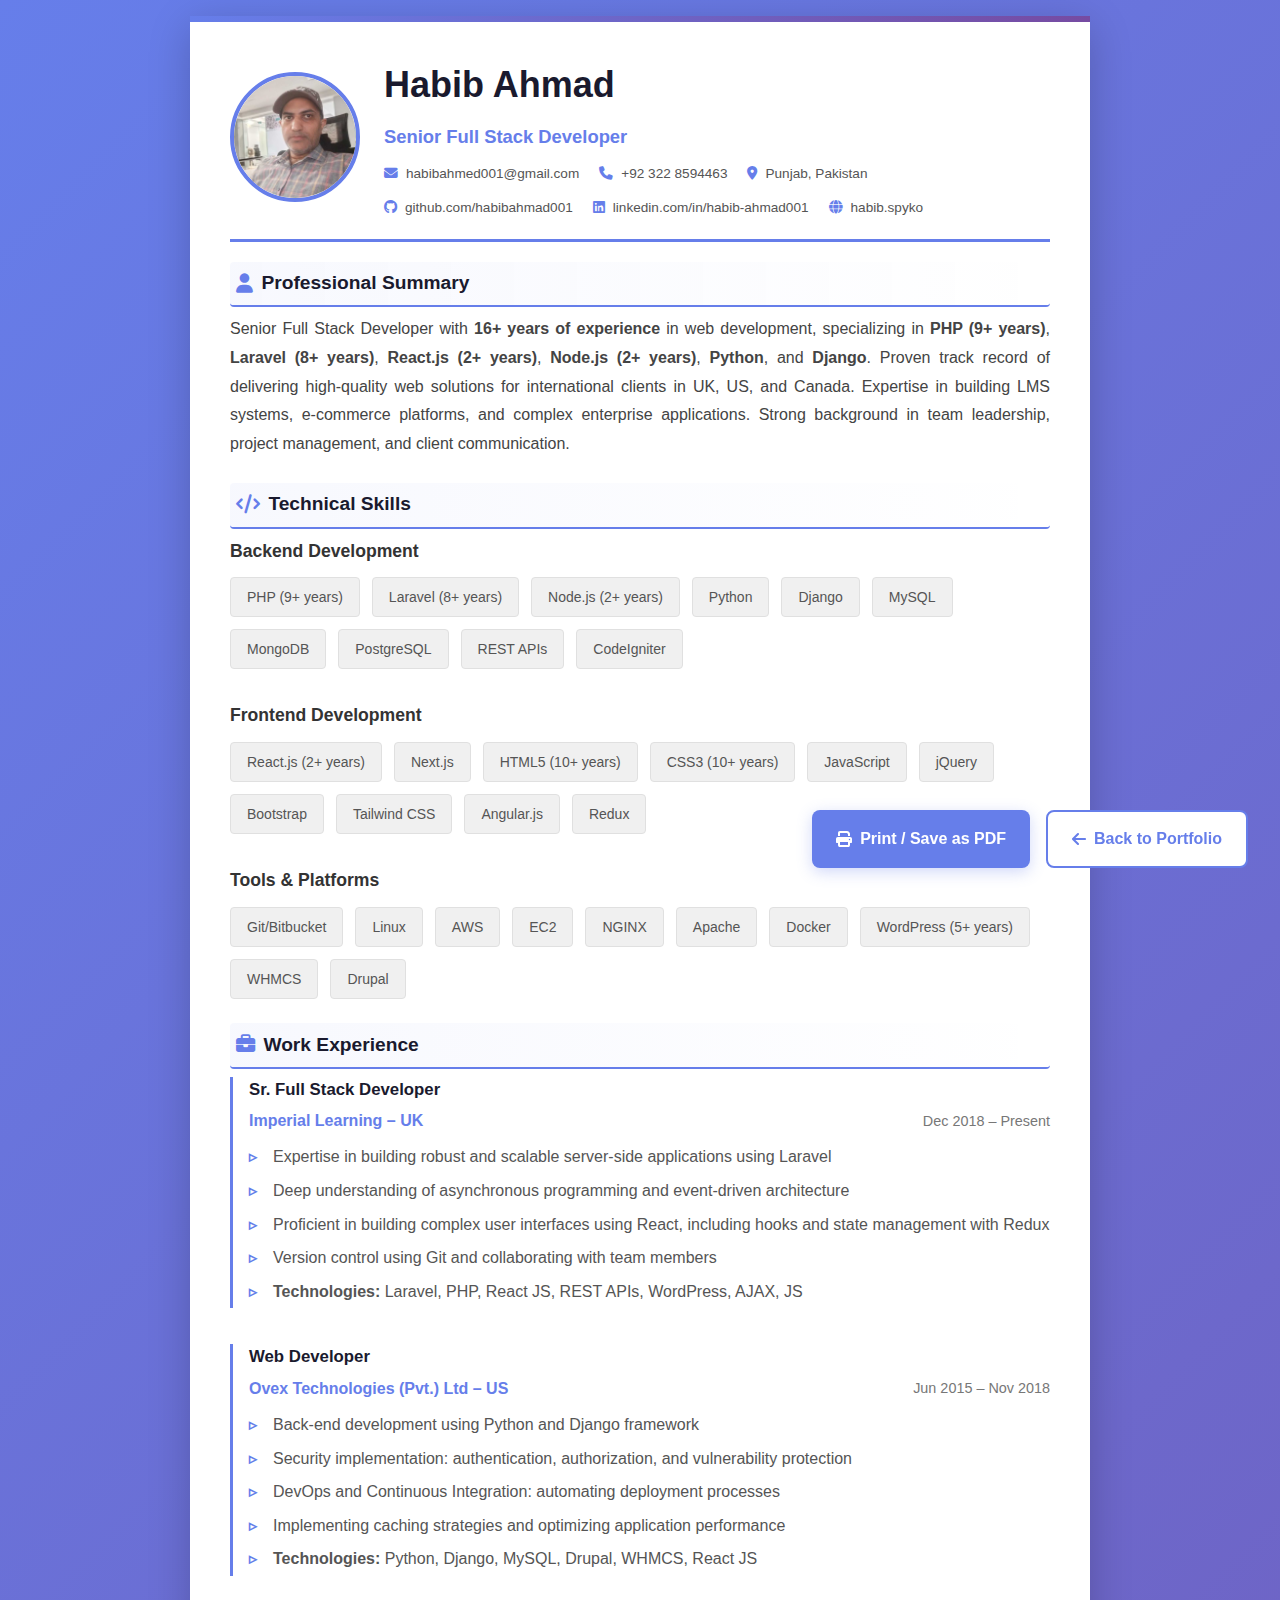
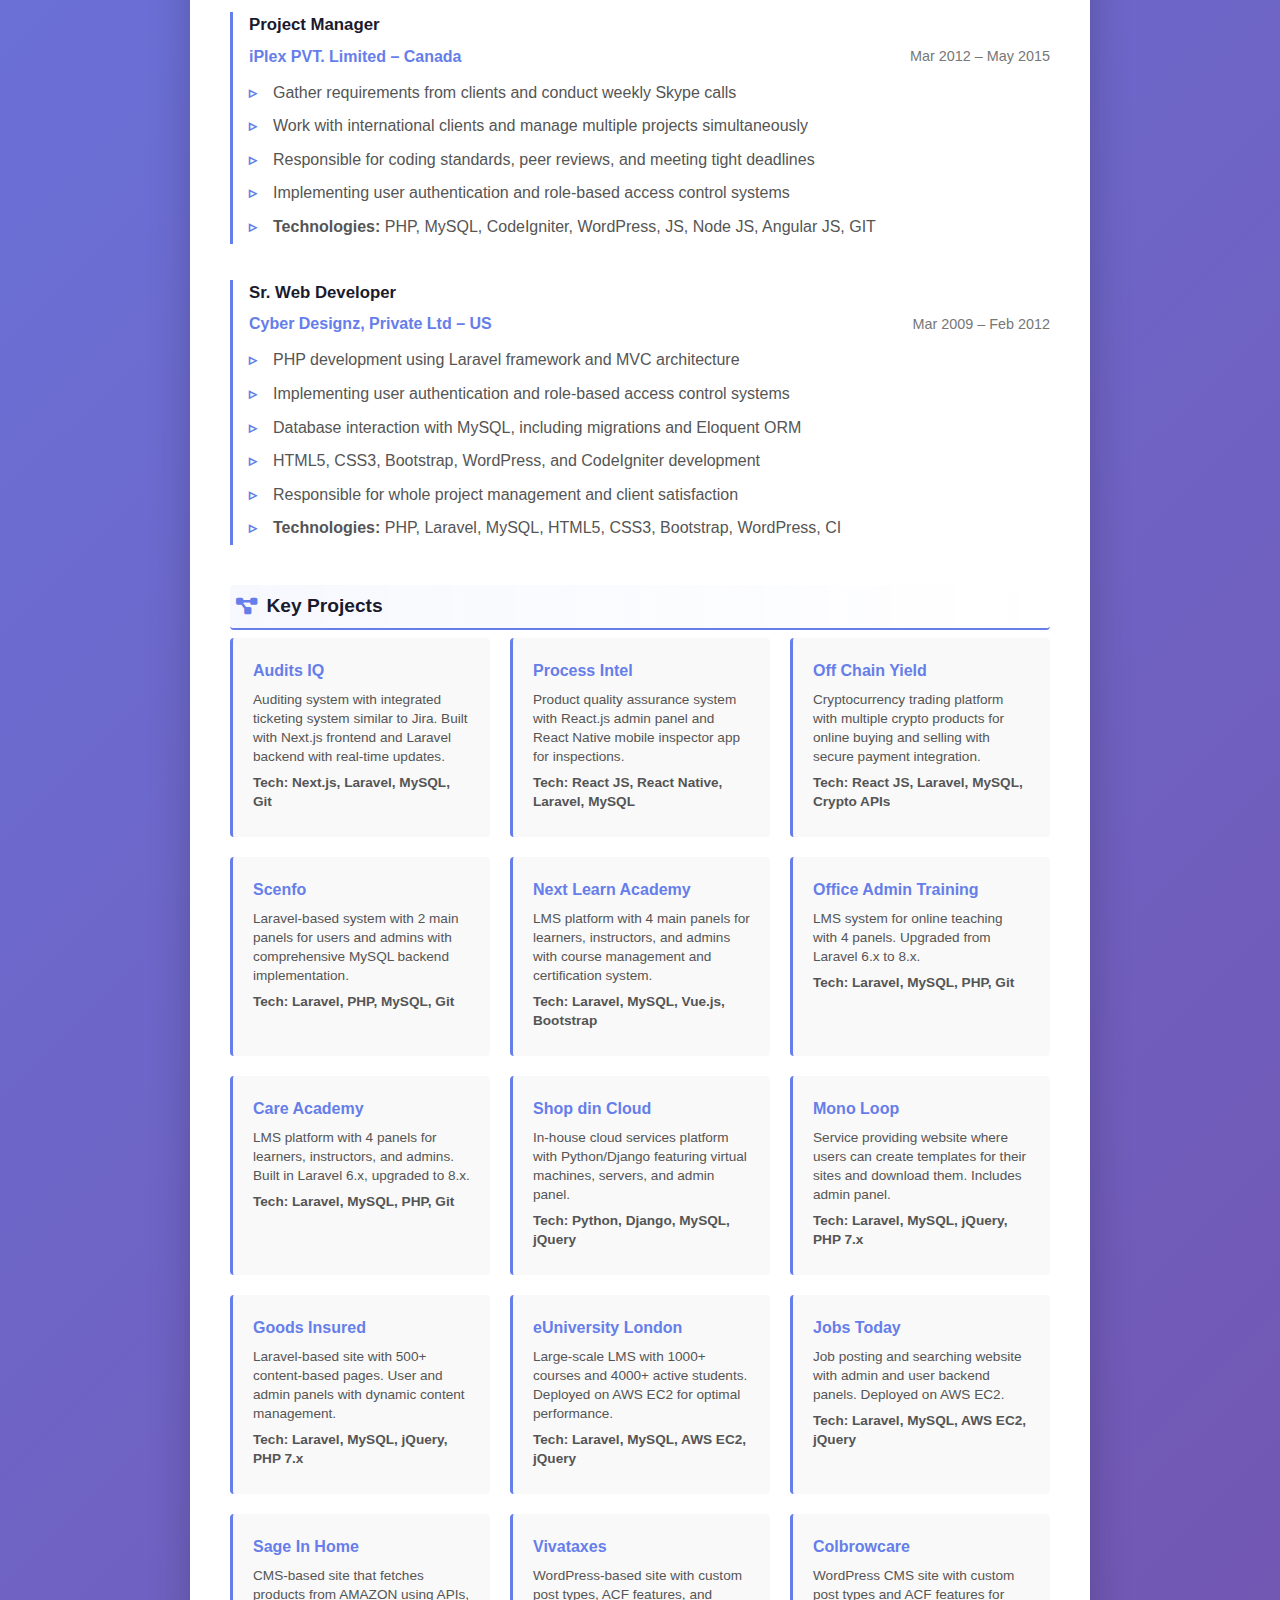
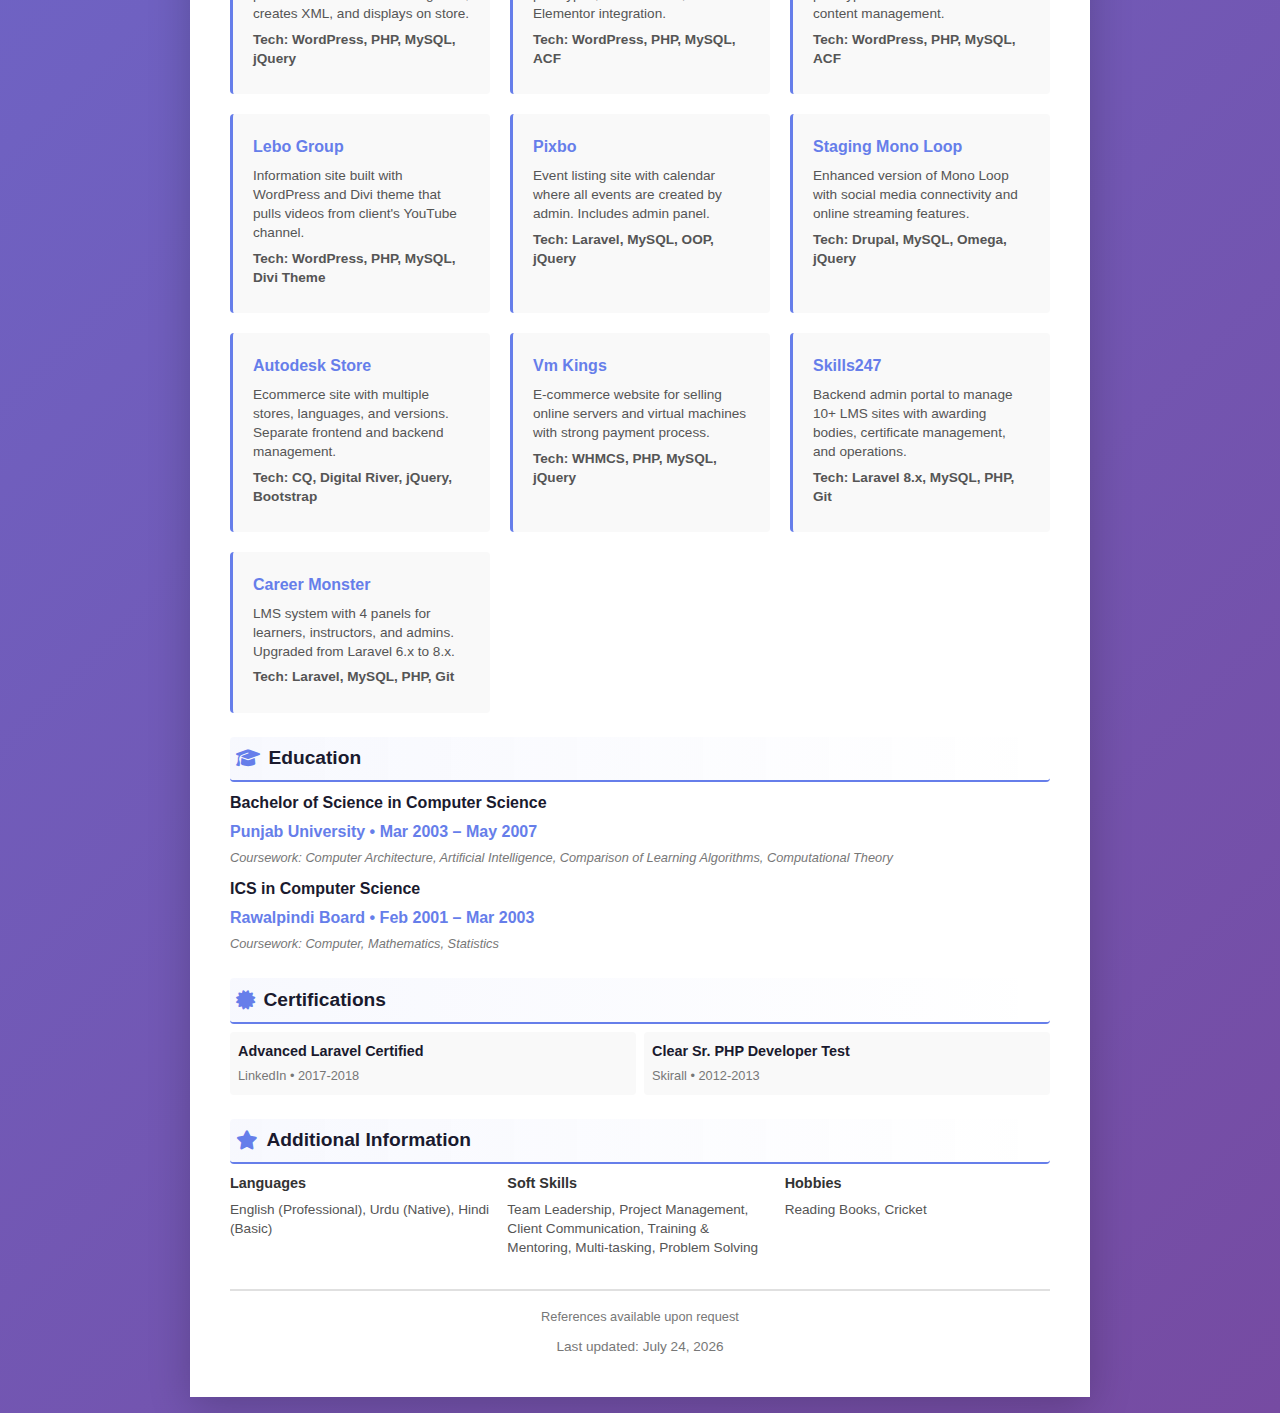
<file: public/cv.html>
<!DOCTYPE html>
<html lang="en">
<head>
    <meta charset="UTF-8">
    <meta name="viewport" content="width=device-width, initial-scale=1.0">
    <title>Habib Ahmad - CV</title>
    <link rel="stylesheet" href="styles.css">
    <link rel="stylesheet" href="cv-styles.css">
    <link rel="stylesheet" href="https://cdnjs.cloudflare.com/ajax/libs/font-awesome/6.5.1/css/all.min.css">
</head>
<body class="cv-body">
    <div class="cv-container">
        <!-- Header Section -->
        <header class="cv-header">
            <div class="cv-avatar">
                <img src="profile.jpg" alt="Habib Ahmad" onerror="this.style.display='none'; this.nextElementSibling.style.display='flex'">
                <div class="avatar-text-fallback" style="display: none;">HA</div>
            </div>
            <div class="cv-header-info">
                <h1>Habib Ahmad</h1>
                <p class="cv-title">Senior Full Stack Developer</p>
                <div class="cv-contact">
                    <span><i class="fas fa-envelope"></i> habibahmed001@gmail.com</span>
                    <span><i class="fas fa-phone"></i> +92 322 8594463</span>
                    <span><i class="fas fa-map-marker-alt"></i> Punjab, Pakistan</span>
                    <span><i class="fab fa-github"></i> github.com/habibahmad001</span>
                    <span><i class="fab fa-linkedin"></i> linkedin.com/in/habib-ahmad001</span>
                    <span><i class="fas fa-globe"></i> habib.spyko</span>
                </div>
            </div>
        </header>

        <!-- Profile Summary -->
        <section class="cv-section">
            <h2 class="cv-section-title"><i class="fas fa-user"></i> Professional Summary</h2>
            <p class="cv-summary">
                Senior Full Stack Developer with <strong>16+ years of experience</strong> in web development, specializing in
                <strong>PHP (9+ years)</strong>, <strong>Laravel (8+ years)</strong>, <strong>React.js (2+ years)</strong>,
                <strong>Node.js (2+ years)</strong>, <strong>Python</strong>, and <strong>Django</strong>. Proven track record of delivering
                high-quality web solutions for international clients in UK, US, and Canada. Expertise in building
                LMS systems, e-commerce platforms, and complex enterprise applications. Strong background in
                team leadership, project management, and client communication.
            </p>
        </section>

        <!-- Skills -->
        <section class="cv-section">
            <h2 class="cv-section-title"><i class="fas fa-code"></i> Technical Skills</h2>
            <div class="cv-skills">
                <div class="cv-skill-category">
                    <h3>Backend Development</h3>
                    <div class="cv-skill-tags">
                        <span>PHP (9+ years)</span>
                        <span>Laravel (8+ years)</span>
                        <span>Node.js (2+ years)</span>
                        <span>Python</span>
                        <span>Django</span>
                        <span>MySQL</span>
                        <span>MongoDB</span>
                        <span>PostgreSQL</span>
                        <span>REST APIs</span>
                        <span>CodeIgniter</span>
                    </div>
                </div>
                <div class="cv-skill-category">
                    <h3>Frontend Development</h3>
                    <div class="cv-skill-tags">
                        <span>React.js (2+ years)</span>
                        <span>Next.js</span>
                        <span>HTML5 (10+ years)</span>
                        <span>CSS3 (10+ years)</span>
                        <span>JavaScript</span>
                        <span>jQuery</span>
                        <span>Bootstrap</span>
                        <span>Tailwind CSS</span>
                        <span>Angular.js</span>
                        <span>Redux</span>
                    </div>
                </div>
                <div class="cv-skill-category">
                    <h3>Tools & Platforms</h3>
                    <div class="cv-skill-tags">
                        <span>Git/Bitbucket</span>
                        <span>Linux</span>
                        <span>AWS</span>
                        <span>EC2</span>
                        <span>NGINX</span>
                        <span>Apache</span>
                        <span>Docker</span>
                        <span>WordPress (5+ years)</span>
                        <span>WHMCS</span>
                        <span>Drupal</span>
                    </div>
                </div>
            </div>
        </section>

        <!-- Work Experience -->
        <section class="cv-section">
            <h2 class="cv-section-title"><i class="fas fa-briefcase"></i> Work Experience</h2>

            <div class="cv-experience">
                <div class="cv-job">
                    <div class="cv-job-header">
                        <h3>Sr. Full Stack Developer</h3>
                        <div class="cv-job-meta">
                            <span class="cv-job-company">Imperial Learning – UK</span>
                            <span class="cv-job-date">Dec 2018 – Present</span>
                        </div>
                    </div>
                    <ul class="cv-job-description">
                        <li>Expertise in building robust and scalable server-side applications using Laravel</li>
                        <li>Deep understanding of asynchronous programming and event-driven architecture</li>
                        <li>Proficient in building complex user interfaces using React, including hooks and state management with Redux</li>
                        <li>Version control using Git and collaborating with team members</li>
                        <li><strong>Technologies:</strong> Laravel, PHP, React JS, REST APIs, WordPress, AJAX, JS</li>
                    </ul>
                </div>

                <div class="cv-job">
                    <div class="cv-job-header">
                        <h3>Web Developer</h3>
                        <div class="cv-job-meta">
                            <span class="cv-job-company">Ovex Technologies (Pvt.) Ltd – US</span>
                            <span class="cv-job-date">Jun 2015 – Nov 2018</span>
                        </div>
                    </div>
                    <ul class="cv-job-description">
                        <li>Back-end development using Python and Django framework</li>
                        <li>Security implementation: authentication, authorization, and vulnerability protection</li>
                        <li>DevOps and Continuous Integration: automating deployment processes</li>
                        <li>Implementing caching strategies and optimizing application performance</li>
                        <li><strong>Technologies:</strong> Python, Django, MySQL, Drupal, WHMCS, React JS</li>
                    </ul>
                </div>

                <div class="cv-job">
                    <div class="cv-job-header">
                        <h3>Project Manager</h3>
                        <div class="cv-job-meta">
                            <span class="cv-job-company">iPlex PVT. Limited – Canada</span>
                            <span class="cv-job-date">Mar 2012 – May 2015</span>
                        </div>
                    </div>
                    <ul class="cv-job-description">
                        <li>Gather requirements from clients and conduct weekly Skype calls</li>
                        <li>Work with international clients and manage multiple projects simultaneously</li>
                        <li>Responsible for coding standards, peer reviews, and meeting tight deadlines</li>
                        <li>Implementing user authentication and role-based access control systems</li>
                        <li><strong>Technologies:</strong> PHP, MySQL, CodeIgniter, WordPress, JS, Node JS, Angular JS, GIT</li>
                    </ul>
                </div>

                <div class="cv-job">
                    <div class="cv-job-header">
                        <h3>Sr. Web Developer</h3>
                        <div class="cv-job-meta">
                            <span class="cv-job-company">Cyber Designz, Private Ltd – US</span>
                            <span class="cv-job-date">Mar 2009 – Feb 2012</span>
                        </div>
                    </div>
                    <ul class="cv-job-description">
                        <li>PHP development using Laravel framework and MVC architecture</li>
                        <li>Implementing user authentication and role-based access control systems</li>
                        <li>Database interaction with MySQL, including migrations and Eloquent ORM</li>
                        <li>HTML5, CSS3, Bootstrap, WordPress, and CodeIgniter development</li>
                        <li>Responsible for whole project management and client satisfaction</li>
                        <li><strong>Technologies:</strong> PHP, Laravel, MySQL, HTML5, CSS3, Bootstrap, WordPress, CI</li>
                    </ul>
                </div>
            </div>
        </section>

        <!-- Key Projects -->
        <section class="cv-section">
            <h2 class="cv-section-title"><i class="fas fa-project-diagram"></i> Key Projects</h2>
            <div class="cv-projects">
                <div class="cv-project">
                    <h3><a href="https://demo.auditsiq.com" target="_blank">Audits IQ</a></h3>
                    <p>Auditing system with integrated ticketing system similar to Jira. Built with Next.js frontend and Laravel backend with real-time updates.</p>
                    <p class="cv-project-tech"><strong>Tech:</strong> Next.js, Laravel, MySQL, Git</p>
                </div>
                <div class="cv-project">
                    <h3><a href="https://dev-frontend.processintel.com" target="_blank">Process Intel</a></h3>
                    <p>Product quality assurance system with React.js admin panel and React Native mobile inspector app for inspections.</p>
                    <p class="cv-project-tech"><strong>Tech:</strong> React JS, React Native, Laravel, MySQL</p>
                </div>
                <div class="cv-project">
                    <h3><a href="https://demo-frontend.offchainyield.com" target="_blank">Off Chain Yield</a></h3>
                    <p>Cryptocurrency trading platform with multiple crypto products for online buying and selling with secure payment integration.</p>
                    <p class="cv-project-tech"><strong>Tech:</strong> React JS, Laravel, MySQL, Crypto APIs</p>
                </div>
                <div class="cv-project">
                    <h3><a href="https://scenfo.com" target="_blank">Scenfo</a></h3>
                    <p>Laravel-based system with 2 main panels for users and admins with comprehensive MySQL backend implementation.</p>
                    <p class="cv-project-tech"><strong>Tech:</strong> Laravel, PHP, MySQL, Git</p>
                </div>
                <div class="cv-project">
                    <h3><a href="https://nextlearnacademy.com" target="_blank">Next Learn Academy</a></h3>
                    <p>LMS platform with 4 main panels for learners, instructors, and admins with course management and certification system.</p>
                    <p class="cv-project-tech"><strong>Tech:</strong> Laravel, MySQL, Vue.js, Bootstrap</p>
                </div>
                <div class="cv-project">
                    <h3><a href="https://demo.officeadmintraining.com" target="_blank">Office Admin Training</a></h3>
                    <p>LMS system for online teaching with 4 panels. Upgraded from Laravel 6.x to 8.x.</p>
                    <p class="cv-project-tech"><strong>Tech:</strong> Laravel, MySQL, PHP, Git</p>
                </div>
                <div class="cv-project">
                    <h3><a href="https://demo.careacademyuk.com" target="_blank">Care Academy</a></h3>
                    <p>LMS platform with 4 panels for learners, instructors, and admins. Built in Laravel 6.x, upgraded to 8.x.</p>
                    <p class="cv-project-tech"><strong>Tech:</strong> Laravel, MySQL, PHP, Git</p>
                </div>
                <div class="cv-project">
                    <h3><a href="https://shop.dincloud.com" target="_blank">Shop din Cloud</a></h3>
                    <p>In-house cloud services platform with Python/Django featuring virtual machines, servers, and admin panel.</p>
                    <p class="cv-project-tech"><strong>Tech:</strong> Python, Django, MySQL, jQuery</p>
                </div>
                <div class="cv-project">
                    <h3><a href="http://www.monoloop.com" target="_blank">Mono Loop</a></h3>
                    <p>Service providing website where users can create templates for their sites and download them. Includes admin panel.</p>
                    <p class="cv-project-tech"><strong>Tech:</strong> Laravel, MySQL, jQuery, PHP 7.x</p>
                </div>
                <div class="cv-project">
                    <h3><a href="https://www.goodsinsured.com" target="_blank">Goods Insured</a></h3>
                    <p>Laravel-based site with 500+ content-based pages. User and admin panels with dynamic content management.</p>
                    <p class="cv-project-tech"><strong>Tech:</strong> Laravel, MySQL, jQuery, PHP 7.x</p>
                </div>
                <div class="cv-project">
                    <h3><a href="http://eul.symplex.com" target="_blank">eUniversity London</a></h3>
                    <p>Large-scale LMS with 1000+ courses and 4000+ active students. Deployed on AWS EC2 for optimal performance.</p>
                    <p class="cv-project-tech"><strong>Tech:</strong> Laravel, MySQL, AWS EC2, jQuery</p>
                </div>
                <div class="cv-project">
                    <h3><a href="http://www.jobstoday.com" target="_blank">Jobs Today</a></h3>
                    <p>Job posting and searching website with admin and user backend panels. Deployed on AWS EC2.</p>
                    <p class="cv-project-tech"><strong>Tech:</strong> Laravel, MySQL, AWS EC2, jQuery</p>
                </div>
                <div class="cv-project">
                    <h3><a href="http://sageinhome.com" target="_blank">Sage In Home</a></h3>
                    <p>CMS-based site that fetches products from AMAZON using APIs, creates XML, and displays on store.</p>
                    <p class="cv-project-tech"><strong>Tech:</strong> WordPress, PHP, MySQL, jQuery</p>
                </div>
                <div class="cv-project">
                    <h3><a href="https://www.vivataxes.com" target="_blank">Vivataxes</a></h3>
                    <p>WordPress-based site with custom post types, ACF features, and Elementor integration.</p>
                    <p class="cv-project-tech"><strong>Tech:</strong> WordPress, PHP, MySQL, ACF</p>
                </div>
                <div class="cv-project">
                    <h3><a href="https://colbrowcare.com.au" target="_blank">Colbrowcare</a></h3>
                    <p>WordPress CMS site with custom post types and ACF features for content management.</p>
                    <p class="cv-project-tech"><strong>Tech:</strong> WordPress, PHP, MySQL, ACF</p>
                </div>
                <div class="cv-project">
                    <h3><a href="https://lebogroup.com" target="_blank">Lebo Group</a></h3>
                    <p>Information site built with WordPress and Divi theme that pulls videos from client's YouTube channel.</p>
                    <p class="cv-project-tech"><strong>Tech:</strong> WordPress, PHP, MySQL, Divi Theme</p>
                </div>
                <div class="cv-project">
                    <h3><a href="http://194.68.59.6/~pixbo" target="_blank">Pixbo</a></h3>
                    <p>Event listing site with calendar where all events are created by admin. Includes admin panel.</p>
                    <p class="cv-project-tech"><strong>Tech:</strong> Laravel, MySQL, OOP, jQuery</p>
                </div>
                <div class="cv-project">
                    <h3><a href="http://staging.monoloop.com/auth/login" target="_blank">Staging Mono Loop</a></h3>
                    <p>Enhanced version of Mono Loop with social media connectivity and online streaming features.</p>
                    <p class="cv-project-tech"><strong>Tech:</strong> Drupal, MySQL, Omega, jQuery</p>
                </div>
                <div class="cv-project">
                    <h3><a href="http://www.autodesk.com/store" target="_blank">Autodesk Store</a></h3>
                    <p>Ecommerce site with multiple stores, languages, and versions. Separate frontend and backend management.</p>
                    <p class="cv-project-tech"><strong>Tech:</strong> CQ, Digital River, jQuery, Bootstrap</p>
                </div>
                <div class="cv-project">
                    <h3><a href="https://vmkings.com" target="_blank">Vm Kings</a></h3>
                    <p>E-commerce website for selling online servers and virtual machines with strong payment process.</p>
                    <p class="cv-project-tech"><strong>Tech:</strong> WHMCS, PHP, MySQL, jQuery</p>
                </div>
                <div class="cv-project">
                    <h3><a href="https://demo.skills247.co.uk" target="_blank">Skills247</a></h3>
                    <p>Backend admin portal to manage 10+ LMS sites with awarding bodies, certificate management, and operations.</p>
                    <p class="cv-project-tech"><strong>Tech:</strong> Laravel 8.x, MySQL, PHP, Git</p>
                </div>
                <div class="cv-project">
                    <h3><a href="https://demo.careermonster.co.uk" target="_blank">Career Monster</a></h3>
                    <p>LMS system with 4 panels for learners, instructors, and admins. Upgraded from Laravel 6.x to 8.x.</p>
                    <p class="cv-project-tech"><strong>Tech:</strong> Laravel, MySQL, PHP, Git</p>
                </div>
            </div>
        </section>

        <!-- Education -->
        <section class="cv-section">
            <h2 class="cv-section-title"><i class="fas fa-graduation-cap"></i> Education</h2>
            <div class="cv-education">
                <div class="cv-edu-item">
                    <h3>Bachelor of Science in Computer Science</h3>
                    <p class="cv-edu-school">Punjab University • Mar 2003 – May 2007</p>
                    <p class="cv-edu-details">Coursework: Computer Architecture, Artificial Intelligence, Comparison of Learning Algorithms, Computational Theory</p>
                </div>
                <div class="cv-edu-item">
                    <h3>ICS in Computer Science</h3>
                    <p class="cv-edu-school">Rawalpindi Board • Feb 2001 – Mar 2003</p>
                    <p class="cv-edu-details">Coursework: Computer, Mathematics, Statistics</p>
                </div>
            </div>
        </section>

        <!-- Certifications -->
        <section class="cv-section">
            <h2 class="cv-section-title"><i class="fas fa-certificate"></i> Certifications</h2>
            <div class="cv-certifications">
                <div class="cv-cert">
                    <h3>Advanced Laravel Certified</h3>
                    <p>LinkedIn • 2017-2018</p>
                </div>
                <div class="cv-cert">
                    <h3>Clear Sr. PHP Developer Test</h3>
                    <p>Skirall • 2012-2013</p>
                </div>
            </div>
        </section>

        <!-- Languages & Soft Skills -->
        <section class="cv-section">
            <h2 class="cv-section-title"><i class="fas fa-star"></i> Additional Information</h2>
            <div class="cv-additional">
                <div class="cv-additional-block">
                    <h3>Languages</h3>
                    <p>English (Professional), Urdu (Native), Hindi (Basic)</p>
                </div>
                <div class="cv-additional-block">
                    <h3>Soft Skills</h3>
                    <p>Team Leadership, Project Management, Client Communication, Training & Mentoring, Multi-tasking, Problem Solving</p>
                </div>
                <div class="cv-additional-block">
                    <h3>Hobbies</h3>
                    <p>Reading Books, Cricket</p>
                </div>
            </div>
        </section>

        <!-- Footer -->
        <footer class="cv-footer">
            <p>References available upon request</p>
            <p class="cv-date">Last updated: <span id="currentDate"></span></p>
        </footer>
    </div>

    <!-- Print/Download Button -->
    <div class="cv-actions">
        <button onclick="window.print()" class="btn-print">
            <i class="fas fa-print"></i> Print / Save as PDF
        </button>
        <a href="index.html" class="btn-back">
            <i class="fas fa-arrow-left"></i> Back to Portfolio
        </a>
    </div>

    <script>
        // Set current date
        document.getElementById('currentDate').textContent = new Date().toLocaleDateString('en-US', {
            year: 'numeric',
            month: 'long',
            day: 'numeric'
        });
    </script>
</body>
</html>
</file>
<file: public/cv-styles.css>
/* ===== CV Page Styles ===== */
.cv-body {
    background: linear-gradient(135deg, #667eea 0%, #764ba2 100%);
    padding: 1rem 0;
    min-height: 100vh;
}

.cv-container {
    max-width: 900px;
    margin: 0 auto;
    background: white;
    padding: 2.5rem;
    box-shadow: 0 10px 40px rgba(0, 0, 0, 0.2);
    position: relative;
}

.cv-container::before {
    content: '';
    position: absolute;
    top: 0;
    left: 0;
    right: 0;
    height: 6px;
    background: linear-gradient(90deg, #667eea 0%, #764ba2 100%);
}

/* CV Header */
.cv-header {
    display: flex;
    gap: 1.5rem;
    align-items: center;
    border-bottom: 3px solid #667eea;
    padding-bottom: 1.25rem;
    margin-bottom: 1.25rem;
    page-break-after: avoid;
}

.cv-avatar {
    width: 130px;
    height: 130px;
    border-radius: 50%;
    overflow: hidden;
    border: 4px solid #667eea;
    flex-shrink: 0;
}

.cv-avatar img {
    width: 100%;
    height: 100%;
    object-fit: cover;
}

.cv-header-info h1 {
    font-size: 2.25rem;
    color: #1a1a2e;
    margin-bottom: 0.5rem;
}

.cv-title {
    font-size: 1.15rem;
    color: #667eea;
    font-weight: 600;
    margin-bottom: 0.75rem;
}

.cv-contact {
    display: flex;
    flex-wrap: wrap;
    gap: 0.75rem 1.25rem;
    font-size: 0.85rem;
    color: #555;
}

.cv-contact span {
    display: flex;
    align-items: center;
    gap: 0.5rem;
}

.cv-contact i {
    color: #667eea;
}

/* CV Sections */
.cv-section {
    margin-bottom: 1.5rem;
    page-break-inside: avoid;
}

.cv-section-title {
    font-size: 1.2rem;
    color: #1a1a2e;
    margin-bottom: 0.5rem;
    display: flex;
    align-items: center;
    gap: 0.5rem;
    padding-bottom: 0.3rem;
    border-bottom: 2px solid #667eea;
    background: linear-gradient(90deg, rgba(102, 126, 234, 0.05) 0%, transparent 100%);
    padding: 0.4rem;
    border-radius: 4px;
}

.cv-section-title i {
    color: #667eea;
}

.cv-summary {
    color: #444;
    line-height: 1.8;
    text-align: justify;
}

/* Skills */
.cv-skills {
    display: grid;
    gap: 2rem;
}

.cv-skill-category h3 {
    font-size: 1.1rem;
    color: #333;
    margin-bottom: 0.75rem;
}

.cv-skill-tags {
    display: flex;
    flex-wrap: wrap;
    gap: 0.75rem;
}

.cv-skill-tags span {
    padding: 0.5rem 1rem;
    background: #f0f0f0;
    border-radius: 4px;
    font-size: 0.875rem;
    color: #555;
    border: 1px solid #e0e0e0;
}

/* Experience */
.cv-experience {
    display: flex;
    flex-direction: column;
    gap: 1.25rem;
}

.cv-job {
    padding-left: 1rem;
    border-left: 3px solid #667eea;
    page-break-inside: avoid;
    margin-bottom: 1rem;
}

.cv-job-header {
    margin-bottom: 0.4rem;
}

.cv-job-header h3 {
    font-size: 1.05rem;
    color: #1a1a2e;
    margin-bottom: 0.3rem;
}

.cv-job-meta {
    display: flex;
    justify-content: space-between;
    align-items: center;
    flex-wrap: wrap;
    gap: 0.5rem;
}

.cv-job-company {
    color: #667eea;
    font-weight: 600;
}

.cv-job-date {
    color: #777;
    font-size: 0.9rem;
}

.cv-job-description {
    list-style: none;
    padding: 0;
    margin: 0;
}

.cv-job-description li {
    color: #555;
    padding: 0.25rem 0 0.25rem 1.5rem;
    position: relative;
    line-height: 1.6;
}

.cv-job-description li::before {
    content: "▹";
    position: absolute;
    left: 0;
    color: #667eea;
    font-weight: bold;
}

/* Projects */
.cv-projects {
    display: grid;
    grid-template-columns: repeat(auto-fit, minmax(250px, 1fr));
    gap: 1.25rem;
}

.cv-project {
    padding: 1.25rem;
    background: #f9f9f9;
    border-left: 3px solid #667eea;
    border-radius: 4px;
}

.cv-project h3 {
    font-size: 1rem;
    color: #1a1a2e;
    margin-bottom: 0.4rem;
}

.cv-project h3 a {
    color: #667eea;
    text-decoration: none;
    transition: color 0.3s ease;
}

.cv-project h3 a:hover {
    color: #764ba2;
    text-decoration: underline;
}

.cv-project p {
    font-size: 0.85rem;
    color: #555;
    line-height: 1.4;
    margin-bottom: 0.4rem;
}

.cv-project-tech {
    font-size: 0.8rem;
    color: #667eea;
    font-weight: 600;
}

/* Education */
.cv-education {
    display: flex;
    flex-direction: column;
    gap: 0.5rem;
}

.cv-edu-item h3 {
    font-size: 1rem;
    color: #1a1a2e;
    margin-bottom: 0.2rem;
}

.cv-edu-school {
    color: #667eea;
    font-weight: 600;
    margin-bottom: 0.2rem;
}

.cv-edu-details {
    color: #777;
    font-size: 0.8rem;
    font-style: italic;
}

/* Certifications */
.cv-certifications {
    display: grid;
    grid-template-columns: repeat(auto-fit, minmax(250px, 1fr));
    gap: 0.5rem;
}

.cv-cert {
    padding: 0.5rem;
    background: #f9f9f9;
    border-radius: 4px;
}

.cv-cert h3 {
    font-size: 0.9rem;
    color: #1a1a2e;
    margin-bottom: 0.2rem;
}

.cv-cert p {
    color: #777;
    font-size: 0.8rem;
}

/* Additional Info */
.cv-additional {
    display: grid;
    grid-template-columns: repeat(auto-fit, minmax(250px, 1fr));
    gap: 0.75rem;
}

.cv-additional-block h3 {
    font-size: 0.9rem;
    color: #333;
    margin-bottom: 0.3rem;
}

.cv-additional-block p {
    color: #555;
    line-height: 1.4;
    font-size: 0.85rem;
}

/* Footer */
.cv-footer {
    margin-top: 2rem;
    padding-top: 1rem;
    border-top: 2px solid #e0e0e0;
    text-align: center;
    color: #777;
    font-size: 0.8rem;
}

.cv-date {
    margin-top: 0.5rem;
    font-size: 0.85rem;
}

/* Action Buttons */
.cv-actions {
    position: fixed;
    bottom: 2rem;
    right: 2rem;
    display: flex;
    gap: 1rem;
}

.btn-print,
.btn-back {
    padding: 0.875rem 1.5rem;
    border-radius: 8px;
    font-weight: 600;
    text-decoration: none;
    display: inline-flex;
    align-items: center;
    gap: 0.5rem;
    transition: all 0.3s ease;
    border: none;
    cursor: pointer;
    font-size: 1rem;
}

.btn-print {
    background: #667eea;
    color: white;
    box-shadow: 0 4px 15px rgba(102, 126, 234, 0.3);
}

.btn-print:hover {
    background: #5568d3;
    transform: translateY(-2px);
}

.btn-back {
    background: white;
    color: #667eea;
    border: 2px solid #667eea;
}

.btn-back:hover {
    background: #f0f0f0;
}

/* Print Styles */
@media print {
    .cv-body {
        background: white;
        padding: 0;
    }

    .cv-container {
        box-shadow: none;
        padding: 0.4rem !important;
        max-width: 100%;
        background: white;
    }

    .cv-container::before {
        background: #667eea !important;
        -webkit-print-color-adjust: exact;
        print-color-adjust: exact;
    }

    .cv-actions {
        display: none;
    }

    .cv-section {
        page-break-inside: avoid;
        margin-bottom: 0.25rem !important;
    }

    .cv-section-title {
        background: #f0f0f0 !important;
        -webkit-print-color-adjust: exact;
        print-color-adjust: exact;
        border-bottom: 2px solid #667eea !important;
        -webkit-print-color-adjust: exact;
        print-color-adjust: exact;
        padding: 0.2rem 0.3rem !important;
        margin-bottom: 0.2rem !important;
    }

    .cv-header {
        padding-bottom: 0.3rem !important;
        margin-bottom: 0.3rem !important;
    }

    .cv-summary,
    .cv-contact {
        font-size: 0.8rem !important;
        line-height: 1.4 !important;
    }

    .cv-job {
        page-break-inside: avoid;
        margin-bottom: 0.3rem !important;
        padding-left: 0.5rem !important;
    }

    .cv-project {
        page-break-inside: avoid;
        padding: 0.3rem !important;
        margin-bottom: 0.2rem !important;
    }

    .cv-education,
    .cv-certifications,
    .cv-additional {
        gap: 0.25rem !important;
    }

    .cv-edu-item,
    .cv-cert {
        margin-bottom: 0.15rem !important;
    }

    .cv-footer {
        margin-top: 0.5rem !important;
        padding-top: 0.3rem !important;
    }

    a {
        text-decoration: none;
        color: #667eea !important;
        -webkit-print-color-adjust: exact;
        print-color-adjust: exact;
    }

    .cv-project h3 a {
        color: #667eea !important;
        -webkit-print-color-adjust: exact;
        print-color-adjust: exact;
    }

    .cv-job-company,
    .cv-project-tech,
    .cv-edu-school {
        color: #667eea !important;
        -webkit-print-color-adjust: exact;
        print-color-adjust: exact;
    }

    .cv-section-title i {
        color: #667eea !important;
        -webkit-print-color-adjust: exact;
        print-color-adjust: exact;
    }

    /* Ensure links show URLs */
    a[href^="http"]::after {
        content: " (" attr(href) ")";
        font-size: 0.7em;
        color: #777;
    }

    /* Reduce skill gaps */
    .cv-skills {
        gap: 0.75rem !important;
    }

    .cv-skill-tags {
        gap: 0.3rem !important;
    }

    .cv-skill-tags span {
        padding: 0.25rem 0.5rem !important;
        font-size: 0.75rem !important;
    }

    /* Reduce job description line height */
    .cv-job-description li {
        padding: 0.15rem 0 0.15rem 1rem !important;
        line-height: 1.4 !important;
        font-size: 0.8rem !important;
    }

    /* Reduce project text spacing */
    .cv-project p {
        margin-bottom: 0.2rem !important;
        line-height: 1.3 !important;
    }

    /* Prevent page breaks inside important elements */
    .cv-job,
    .cv-project,
    .cv-edu-item,
    .cv-cert,
    .cv-skill-category {
        page-break-inside: avoid !important;
    }

    /* Optimize page breaks */
    .cv-section {
        page-break-after: auto;
    }

    .cv-section:last-child {
        page-break-after: avoid;
    }
}

/* Responsive */
@media (max-width: 768px) {
    .cv-container {
        padding: 2rem 1.5rem;
    }

    .cv-header {
        flex-direction: column;
        text-align: center;
    }

    .cv-avatar {
        margin: 0 auto;
    }

    .cv-contact {
        justify-content: center;
    }

    .cv-projects,
    .cv-certifications,
    .cv-additional {
        grid-template-columns: 1fr;
    }

    .cv-actions {
        position: fixed;
        bottom: 1rem;
        right: 1rem;
        flex-direction: column;
    }

    .cv-header-info h1 {
        font-size: 2rem;
    }
}
</file>
<file: public/styles.css>
/* ===== CSS Reset & Base Styles ===== */
* {
    margin: 0;
    padding: 0;
    box-sizing: border-box;
}

:root {
    --primary: #667eea;
    --secondary: #764ba2;
    --accent: #f59e0b;
    --bg-dark: #0f172a;
    --bg-darker: #020617;
    --bg-card: rgba(255, 255, 255, 0.05);
    --text-primary: #ffffff;
    --text-secondary: #9ca3af;
    --text-muted: #6b7280;
    --border: rgba(255, 255, 255, 0.1);
    --shadow: rgba(102, 126, 234, 0.1);
    --gradient: linear-gradient(135deg, var(--primary) 0%, var(--secondary) 100%);
}

html {
    scroll-behavior: smooth;
}

body {
    font-family: 'Segoe UI', Tahoma, Geneva, Verdana, sans-serif;
    background: linear-gradient(to bottom, var(--bg-darker), var(--bg-dark));
    color: var(--text-primary);
    line-height: 1.6;
    overflow-x: hidden;
    min-height: 100vh;
}

/* ===== Custom Scrollbar ===== */
::-webkit-scrollbar {
    width: 10px;
}

::-webkit-scrollbar-track {
    background: var(--bg-darker);
}

::-webkit-scrollbar-thumb {
    background: var(--primary);
    border-radius: 5px;
}

::-webkit-scrollbar-thumb:hover {
    background: var(--secondary);
}

/* ===== Utility Classes ===== */
.container {
    max-width: 1200px;
    margin: 0 auto;
    padding: 0 2rem;
}

.gradient-text {
    background: var(--gradient);
    -webkit-background-clip: text;
    -webkit-text-fill-color: transparent;
    background-clip: text;
}

.section-title {
    font-size: 2.5rem;
    font-weight: 700;
    text-align: center;
    margin-bottom: 1rem;
}

.section-subtitle {
    text-align: center;
    color: var(--text-secondary);
    font-size: 1.125rem;
    margin-bottom: 4rem;
    max-width: 600px;
    margin-left: auto;
    margin-right: auto;
}

/* ===== Navbar ===== */
.navbar {
    position: fixed;
    top: 0;
    left: 0;
    right: 0;
    z-index: 1000;
    background: rgba(15, 23, 42, 0.9);
    backdrop-filter: blur(10px);
    border-bottom: 1px solid var(--border);
    transition: all 0.3s ease;
}

.navbar.scrolled {
    background: rgba(15, 23, 42, 0.98);
    box-shadow: 0 4px 20px var(--shadow);
}

.nav-container {
    max-width: 1200px;
    margin: 0 auto;
    padding: 1rem 2rem;
    display: flex;
    justify-content: space-between;
    align-items: center;
}

.logo {
    font-size: 1.5rem;
    font-weight: 700;
    color: var(--text-primary);
    text-decoration: none;
    background: var(--gradient);
    -webkit-background-clip: text;
    -webkit-text-fill-color: transparent;
    background-clip: text;
}

.nav-menu {
    display: flex;
    list-style: none;
    gap: 2rem;
}

.nav-link {
    color: var(--text-secondary);
    text-decoration: none;
    font-weight: 500;
    transition: color 0.3s ease;
    position: relative;
}

.nav-link::after {
    content: '';
    position: absolute;
    bottom: -4px;
    left: 0;
    width: 0;
    height: 2px;
    background: var(--gradient);
    transition: width 0.3s ease;
}

.nav-link:hover {
    color: var(--text-primary);
}

.nav-link:hover::after {
    width: 100%;
}

.hamburger {
    display: none;
    flex-direction: column;
    gap: 4px;
    cursor: pointer;
}

.hamburger span {
    width: 25px;
    height: 3px;
    background: var(--text-primary);
    border-radius: 3px;
    transition: all 0.3s ease;
}

/* ===== Nav Actions & Language Switcher ===== */
.nav-actions {
    display: flex;
    align-items: center;
    gap: 1.5rem;
}

.language-switcher {
    position: relative;
}

.lang-btn {
    display: flex;
    align-items: center;
    gap: 0.5rem;
    padding: 0.5rem 1rem;
    background: rgba(255, 255, 255, 0.1);
    border: 1px solid var(--border);
    border-radius: 8px;
    color: var(--text-primary);
    cursor: pointer;
    transition: all 0.3s ease;
    font-size: 0.9rem;
}

.lang-btn:hover {
    background: rgba(255, 255, 255, 0.2);
}

.lang-flag {
    font-size: 1.2rem;
}

.lang-code {
    font-weight: 600;
}

.lang-btn i {
    font-size: 0.7rem;
    transition: transform 0.3s ease;
}

.lang-dropdown {
    position: absolute;
    top: calc(100% + 0.5rem);
    right: 0;
    background: var(--bg-dark);
    border: 1px solid var(--border);
    border-radius: 8px;
    overflow: hidden;
    opacity: 0;
    visibility: hidden;
    transform: translateY(-10px);
    transition: all 0.3s ease;
    min-width: 150px;
}

.lang-dropdown.active {
    opacity: 1;
    visibility: visible;
    transform: translateY(0);
}

.lang-option {
    display: flex;
    align-items: center;
    gap: 0.75rem;
    width: 100%;
    padding: 0.75rem 1rem;
    background: transparent;
    border: none;
    color: var(--text-primary);
    cursor: pointer;
    transition: background 0.2s ease;
    font-size: 0.9rem;
}

.lang-option:hover {
    background: rgba(255, 255, 255, 0.1);
}

.lang-option .lang-name {
    font-weight: 500;
}

/* ===== Hero Section ===== */
.hero {
    min-height: 100vh;
    display: flex;
    align-items: center;
    justify-content: center;
    position: relative;
    overflow: hidden;
    padding: 6rem 2rem 2rem;
}

.hero-bg {
    position: absolute;
    inset: 0;
    overflow: hidden;
    z-index: 0;
}

.blob {
    position: absolute;
    width: 400px;
    height: 400px;
    border-radius: 50%;
    filter: blur(80px);
    opacity: 0.2;
    animation: float 8s ease-in-out infinite;
}

.blob-1 {
    background: var(--primary);
    top: 25%;
    left: 25%;
}

.blob-2 {
    background: var(--secondary);
    bottom: 25%;
    right: 25%;
    animation-delay: 2s;
}

@keyframes float {
    0%, 100% {
        transform: translateY(0);
    }
    50% {
        transform: translateY(-20px);
    }
}

.hero-content {
    text-align: center;
    z-index: 1;
    max-width: 800px;
}

.avatar {
    width: 160px;
    height: 160px;
    margin: 0 auto 2rem;
    border-radius: 50%;
    background: var(--gradient);
    padding: 4px;
    animation: fadeInScale 1s ease-out;
}

.avatar-text-fallback {
    display: flex;
    align-items: center;
    justify-content: center;
    width: 100%;
    height: 100%;
    background: var(--bg-dark);
    border-radius: 50%;
    font-size: 3rem;
    font-weight: 700;
    background: var(--gradient);
    -webkit-background-clip: text;
    -webkit-text-fill-color: transparent;
    background-clip: text;
}

.avatar img {
    width: 100%;
    height: 100%;
    object-fit: cover;
    border-radius: 50%;
}

@keyframes fadeInScale {
    from {
        opacity: 0;
        transform: scale(0.5);
    }
    to {
        opacity: 1;
        transform: scale(1);
    }
}

.hero-title {
    font-size: 3.5rem;
    font-weight: 700;
    margin-bottom: 1rem;
    animation: fadeInUp 1s ease-out 0.2s both;
}

.hero-subtitle {
    font-size: 2rem;
    color: var(--text-secondary);
    margin-bottom: 1rem;
    min-height: 2.5rem;
    animation: fadeInUp 1s ease-out 0.4s both;
}

.cursor {
    animation: blink 1s infinite;
}

@keyframes blink {
    0%, 50% {
        opacity: 1;
    }
    51%, 100% {
        opacity: 0;
    }
}

.hero-location {
    display: flex;
    align-items: center;
    justify-content: center;
    gap: 0.5rem;
    color: var(--text-secondary);
    margin-bottom: 1.5rem;
    animation: fadeInUp 1s ease-out 0.6s both;
}

.hero-description {
    font-size: 1.125rem;
    color: var(--text-secondary);
    margin-bottom: 2rem;
    max-width: 600px;
    margin-left: auto;
    margin-right: auto;
    animation: fadeInUp 1s ease-out 0.8s both;
}

@keyframes fadeInUp {
    from {
        opacity: 0;
        transform: translateY(20px);
    }
    to {
        opacity: 1;
        transform: translateY(0);
    }
}

.hero-buttons {
    display: flex;
    gap: 1rem;
    justify-content: center;
    margin-bottom: 2rem;
    animation: fadeInUp 1s ease-out 1s both;
}

.btn {
    padding: 0.875rem 2rem;
    border-radius: 50px;
    font-weight: 600;
    text-decoration: none;
    display: inline-flex;
    align-items: center;
    gap: 0.5rem;
    transition: all 0.3s ease;
    border: none;
    cursor: pointer;
    font-size: 1rem;
}

.btn-primary {
    background: var(--gradient);
    color: white;
    box-shadow: 0 4px 15px rgba(102, 126, 234, 0.3);
}

.btn-primary:hover {
    transform: translateY(-2px);
    box-shadow: 0 6px 20px rgba(102, 126, 234, 0.4);
}

.btn-secondary {
    background: var(--bg-card);
    color: white;
    border: 1px solid var(--border);
    backdrop-filter: blur(10px);
}

.btn-secondary:hover {
    background: rgba(255, 255, 255, 0.1);
    transform: translateY(-2px);
}

.btn-full {
    width: 100%;
    justify-content: center;
}

.social-links {
    display: flex;
    gap: 1.5rem;
    justify-content: center;
    animation: fadeInUp 1s ease-out 1.2s both;
}

.social-links a {
    width: 48px;
    height: 48px;
    display: flex;
    align-items: center;
    justify-content: center;
    background: var(--bg-card);
    border-radius: 50%;
    color: var(--text-secondary);
    font-size: 1.25rem;
    transition: all 0.3s ease;
    border: 1px solid var(--border);
}

.social-links a:hover {
    color: white;
    background: var(--gradient);
    transform: translateY(-4px) rotate(5deg);
}

.scroll-indicator {
    position: absolute;
    bottom: 2rem;
    left: 50%;
    transform: translateX(-50%);
    animation: fadeIn 1s ease-out 1.5s both;
}

@keyframes fadeIn {
    from {
        opacity: 0;
    }
    to {
        opacity: 1;
    }
}

.mouse {
    width: 24px;
    height: 40px;
    border: 2px solid var(--text-secondary);
    border-radius: 20px;
    position: relative;
}

.wheel {
    width: 4px;
    height: 8px;
    background: var(--text-secondary);
    border-radius: 2px;
    position: absolute;
    top: 8px;
    left: 50%;
    transform: translateX(-50%);
    animation: scroll 1.5s infinite;
}

@keyframes scroll {
    0% {
        opacity: 1;
        transform: translateX(-50%) translateY(0);
    }
    100% {
        opacity: 0;
        transform: translateX(-50%) translateY(12px);
    }
}

/* ===== Banner Section ===== */
.banner {
    padding: 4rem 2rem;
    background: linear-gradient(135deg, rgba(102, 126, 234, 0.1) 0%, rgba(118, 75, 162, 0.1) 100%);
    border-top: 1px solid var(--border);
    border-bottom: 1px solid var(--border);
    position: relative;
    overflow: hidden;
}

.banner::before {
    content: '';
    position: absolute;
    top: 0;
    left: 0;
    right: 0;
    bottom: 0;
    background: url('data:image/svg+xml,<svg xmlns="http://www.w3.org/2000/svg" viewBox="0 0 100 100"><defs><pattern id="grain" width="100" height="100" patternUnits="userSpaceOnUse"><circle cx="50" cy="50" r="1" fill="rgba(255,255,255,0.03)"/></pattern></defs><rect width="100" height="100" fill="url(%23grain)"/></svg>');
    opacity: 0.5;
}

.banner-content {
    display: flex;
    justify-content: space-between;
    align-items: center;
    gap: 3rem;
    position: relative;
    z-index: 1;
}

.banner-text h2 {
    font-size: 2rem;
    font-weight: 700;
    margin-bottom: 1rem;
    color: var(--text-primary);
}

.banner-text p {
    color: var(--text-secondary);
    font-size: 1.125rem;
    max-width: 600px;
}

.banner-cta {
    display: flex;
    gap: 1rem;
    flex-shrink: 0;
}

/* ===== About Section ===== */
.about {
    padding: 6rem 2rem;
}

.about-content {
    max-width: 800px;
    margin: 0 auto;
}

.about-text p {
    color: var(--text-secondary);
    margin-bottom: 1.5rem;
    line-height: 1.8;
    font-size: 1.0625rem;
}

.about-details {
    margin-top: 3rem;
    display: grid;
    gap: 1rem;
}

.detail-item {
    display: flex;
    justify-content: space-between;
    padding: 1rem 1.5rem;
    background: var(--bg-card);
    border-radius: 12px;
    border: 1px solid var(--border);
    transition: all 0.3s ease;
}

.detail-item:hover {
    background: rgba(255, 255, 255, 0.08);
    transform: translateX(8px);
}

.detail-label {
    color: var(--text-muted);
    font-weight: 500;
}

.detail-value {
    color: var(--text-primary);
    font-weight: 600;
}

/* ===== Skills Section ===== */
.skills {
    padding: 6rem 2rem;
}

.skills-grid {
    display: grid;
    grid-template-columns: repeat(auto-fit, minmax(300px, 1fr));
    gap: 2rem;
    margin-bottom: 3rem;
}

.skill-card {
    background: var(--bg-card);
    border-radius: 16px;
    padding: 2rem;
    border: 1px solid var(--border);
    transition: all 0.3s ease;
}

.skill-card:hover {
    transform: translateY(-8px);
    box-shadow: 0 8px 30px var(--shadow);
}

.skill-icon {
    font-size: 3rem;
    margin-bottom: 1rem;
}

.skill-category {
    font-size: 1.25rem;
    font-weight: 600;
    margin-bottom: 1.5rem;
}

.skill-list {
    display: flex;
    flex-direction: column;
    gap: 1rem;
}

.skill-item {
    display: grid;
    grid-template-columns: 1fr auto auto;
    align-items: center;
    gap: 0.75rem;
}

.skill-name {
    color: var(--text-secondary);
    font-size: 0.875rem;
}

.skill-bar {
    width: 100px;
    height: 8px;
    background: var(--bg-dark);
    border-radius: 4px;
    overflow: hidden;
}

.skill-progress {
    height: 100%;
    background: var(--gradient);
    border-radius: 4px;
    width: 0;
    transition: width 1s ease-out;
}

.skill-percent {
    color: var(--text-muted);
    font-size: 0.75rem;
    min-width: 35px;
    text-align: right;
}

.additional-skills {
    display: grid;
    grid-template-columns: repeat(auto-fit, minmax(300px, 1fr));
    gap: 2rem;
}

.additional-card {
    background: var(--bg-card);
    border-radius: 12px;
    padding: 1.5rem;
    border: 1px solid var(--border);
}

.additional-title {
    font-size: 1.125rem;
    font-weight: 600;
    margin-bottom: 1rem;
    color: var(--text-primary);
}

.tag-container {
    display: flex;
    flex-wrap: wrap;
    gap: 0.75rem;
}

.tag {
    padding: 0.5rem 1rem;
    background: var(--bg-dark);
    border-radius: 20px;
    font-size: 0.875rem;
    color: var(--text-secondary);
}

/* ===== Experience Section ===== */
.experience {
    padding: 6rem 2rem;
}

.experience-grid {
    display: grid;
    grid-template-columns: repeat(auto-fit, minmax(500px, 1fr));
    gap: 3rem;
}

.column-title {
    font-size: 1.5rem;
    font-weight: 600;
    margin-bottom: 2rem;
    display: flex;
    align-items: center;
    gap: 0.75rem;
}

.column-title i {
    color: var(--primary);
}

.timeline {
    position: relative;
}

.timeline::before {
    content: '';
    position: absolute;
    left: 0;
    top: 0;
    bottom: 0;
    width: 2px;
    background: var(--border);
}

.timeline-item {
    position: relative;
    padding-left: 2rem;
    padding-bottom: 2rem;
}

.timeline-dot {
    position: absolute;
    left: -5px;
    top: 0;
    width: 12px;
    height: 12px;
    border-radius: 50%;
    background: var(--gradient);
    border: 3px solid var(--bg-dark);
}

.timeline-dot.education {
    background: var(--secondary);
}

.timeline-content {
    background: var(--bg-card);
    border-radius: 12px;
    padding: 1.5rem;
    border: 1px solid var(--border);
    transition: all 0.3s ease;
}

.timeline-content:hover {
    transform: translateX(8px);
    box-shadow: 0 4px 20px var(--shadow);
}

.timeline-header h4 {
    font-size: 1.125rem;
    font-weight: 600;
    margin-bottom: 0.25rem;
}

.company {
    color: var(--primary);
    font-weight: 500;
}

.timeline-meta {
    display: flex;
    flex-wrap: wrap;
    gap: 1rem;
    margin-top: 0.75rem;
    font-size: 0.875rem;
    color: var(--text-muted);
}

.timeline-meta i {
    margin-right: 0.25rem;
}

.badge {
    padding: 0.25rem 0.75rem;
    border-radius: 20px;
    font-size: 0.75rem;
    font-weight: 500;
}

.badge.full-time {
    background: rgba(102, 126, 234, 0.2);
    color: #667eea;
}

.badge.internship {
    background: rgba(245, 158, 11, 0.2);
    color: #f59e0b;
}

.timeline-description {
    list-style: none;
    margin-top: 1rem;
}

.timeline-description li {
    color: var(--text-secondary);
    padding-left: 1.25rem;
    position: relative;
    margin-bottom: 0.5rem;
    font-size: 0.9375rem;
}

.timeline-description li::before {
    content: '▹';
    position: absolute;
    left: 0;
    color: var(--primary);
}

.tech-stack {
    display: flex;
    flex-wrap: wrap;
    gap: 0.5rem;
    margin-top: 1rem;
}

.tech-tag {
    padding: 0.375rem 0.75rem;
    background: var(--bg-dark);
    border-radius: 6px;
    font-size: 0.8125rem;
    color: var(--text-secondary);
}

.gpa-badge {
    margin-top: 1rem;
}

.gpa {
    padding: 0.5rem 1rem;
    background: var(--gradient);
    border-radius: 20px;
    font-size: 0.875rem;
    font-weight: 600;
    display: inline-block;
}

.certifications {
    display: flex;
    flex-direction: column;
    gap: 1rem;
}

.cert-card {
    background: var(--bg-card);
    border-radius: 12px;
    padding: 1.25rem;
    border: 1px solid var(--border);
    transition: all 0.3s ease;
}

.cert-card:hover {
    transform: translateX(8px);
    border-color: var(--primary);
}

.cert-card h4 {
    font-size: 1rem;
    font-weight: 600;
    margin-bottom: 0.25rem;
}

.cert-card p {
    color: var(--text-muted);
    font-size: 0.875rem;
}

/* ===== Projects Section ===== */
.projects {
    padding: 6rem 2rem;
}

.projects-grid {
    display: grid;
    grid-template-columns: repeat(auto-fit, minmax(400px, 1fr));
    gap: 2rem;
    margin-bottom: 3rem;
}

.project-card {
    background: var(--bg-card);
    border-radius: 16px;
    overflow: hidden;
    border: 1px solid var(--border);
    transition: all 0.3s ease;
}

.project-card:hover {
    transform: translateY(-8px);
    box-shadow: 0 8px 30px var(--shadow);
}

.project-gradient {
    height: 8px;
}

.project-gradient.red {
    background: linear-gradient(90deg, #ef4444, #ec4899);
}

.project-gradient.blue {
    background: linear-gradient(90deg, #3b82f6, #06b6d4);
}

.project-gradient.purple {
    background: linear-gradient(90deg, #8b5cf6, #6366f1);
}

.project-gradient.green {
    background: linear-gradient(90deg, #10b981, #059669);
}

.project-gradient.orange {
    background: linear-gradient(90deg, #f59e0b, #d97706);
}

.project-gradient.cyan {
    background: linear-gradient(90deg, #06b6d4, #0891b2);
}

.project-content {
    padding: 1.5rem;
}

.project-header {
    display: flex;
    justify-content: space-between;
    align-items: flex-start;
    margin-bottom: 1rem;
}

.project-header h3 {
    font-size: 1.25rem;
    font-weight: 600;
    color: var(--text-primary);
}

.project-links {
    display: flex;
    gap: 0.75rem;
}

.project-links a {
    width: 36px;
    height: 36px;
    display: flex;
    align-items: center;
    justify-content: center;
    background: var(--bg-dark);
    border-radius: 8px;
    color: var(--text-secondary);
    transition: all 0.3s ease;
}

.project-links a:hover {
    color: white;
    background: var(--gradient);
}

.project-description {
    color: var(--text-secondary);
    line-height: 1.7;
    margin-bottom: 1.5rem;
}

.project-features h4,
.project-tech h4 {
    font-size: 0.875rem;
    font-weight: 600;
    margin-bottom: 0.75rem;
    color: var(--text-primary);
}

.feature-tags,
.tech-tags {
    display: flex;
    flex-wrap: wrap;
    gap: 0.5rem;
    margin-bottom: 1rem;
}

.feature-tags span {
    padding: 0.375rem 0.75rem;
    background: var(--bg-dark);
    border-radius: 20px;
    font-size: 0.8125rem;
    color: var(--text-secondary);
}

.tech-tags span {
    padding: 0.375rem 0.75rem;
    background: rgba(102, 126, 234, 0.15);
    border-radius: 20px;
    font-size: 0.8125rem;
    color: #667eea;
}

.view-more {
    text-align: center;
}

/* ===== Contact Section ===== */
.contact {
    padding: 6rem 2rem 2rem;
}

.contact-grid {
    display: grid;
    grid-template-columns: repeat(auto-fit, minmax(400px, 1fr));
    gap: 3rem;
    margin-bottom: 4rem;
}

.contact-info h3 {
    font-size: 1.75rem;
    font-weight: 600;
    margin-bottom: 2rem;
}

.contact-items {
    display: flex;
    flex-direction: column;
    gap: 1rem;
    margin-bottom: 3rem;
}

.contact-item {
    display: flex;
    align-items: center;
    gap: 1rem;
    padding: 1rem;
    background: var(--bg-card);
    border-radius: 12px;
    border: 1px solid var(--border);
    text-decoration: none;
    transition: all 0.3s ease;
}

.contact-item:hover {
    transform: translateX(8px);
    border-color: var(--primary);
}

.contact-icon {
    width: 48px;
    height: 48px;
    display: flex;
    align-items: center;
    justify-content: center;
    background: var(--bg-dark);
    border-radius: 12px;
    color: var(--primary);
    font-size: 1.25rem;
}

.contact-details {
    display: flex;
    flex-direction: column;
}

.contact-label {
    font-size: 0.875rem;
    color: var(--text-muted);
}

.contact-value {
    font-weight: 600;
    color: var(--text-primary);
}

.social-follow h4 {
    font-size: 1.125rem;
    font-weight: 600;
    margin-bottom: 1rem;
}

.social-icons {
    display: flex;
    gap: 1rem;
}

.social-icon {
    width: 48px;
    height: 48px;
    display: flex;
    align-items: center;
    justify-content: center;
    background: var(--bg-card);
    border-radius: 12px;
    color: var(--text-secondary);
    font-size: 1.25rem;
    transition: all 0.3s ease;
    border: 1px solid var(--border);
}

.social-icon:hover {
    color: white;
    background: var(--gradient);
    transform: translateY(-4px) rotate(5deg);
}

.cv-download-section {
    margin-top: 2rem;
}

.contact-form-wrapper {
    background: var(--bg-card);
    border-radius: 16px;
    padding: 2rem;
    border: 1px solid var(--border);
}

.contact-form h3 {
    font-size: 1.5rem;
    font-weight: 600;
    margin-bottom: 1.5rem;
}

.form-group {
    margin-bottom: 1.5rem;
}

.form-group label {
    display: block;
    margin-bottom: 0.5rem;
    font-weight: 500;
    color: var(--text-secondary);
    font-size: 0.9375rem;
}

.form-group input,
.form-group textarea {
    width: 100%;
    padding: 0.875rem 1rem;
    background: var(--bg-dark);
    border: 1px solid var(--border);
    border-radius: 12px;
    color: var(--text-primary);
    font-family: inherit;
    font-size: 1rem;
    transition: all 0.3s ease;
}

.form-group input:focus,
.form-group textarea:focus {
    outline: none;
    border-color: var(--primary);
    box-shadow: 0 0 0 3px rgba(102, 126, 234, 0.1);
}

.form-group input::placeholder,
.form-group textarea::placeholder {
    color: var(--text-muted);
}

.form-group textarea {
    resize: none;
}

/* ===== Footer ===== */
.footer {
    text-align: center;
    padding: 2rem;
    border-top: 1px solid var(--border);
    color: var(--text-muted);
}

.footer p {
    margin-bottom: 0.5rem;
}

.footer p:last-child {
    font-size: 0.875rem;
}

/* ===== Responsive Design ===== */
@media (max-width: 768px) {
    .section-title {
        font-size: 2rem;
    }

    .banner-content {
        flex-direction: column;
        text-align: center;
        gap: 2rem;
    }

    .banner-text h2 {
        font-size: 1.5rem;
    }

    .banner-text p {
        font-size: 1rem;
    }

    .banner-cta {
        flex-direction: column;
        width: 100%;
    }

    .banner-cta .btn {
        width: 100%;
        justify-content: center;
    }

    .nav-menu {
        position: fixed;
        left: -100%;
        top: 70px;
        flex-direction: column;
        background: rgba(15, 23, 42, 0.98);
        width: 100%;
        text-align: center;
        transition: 0.3s;
        box-shadow: 0 10px 27px rgba(0, 0, 0, 0.05);
        padding: 2rem;
        gap: 1rem;
    }

    .nav-menu.active {
        left: 0;
    }

    .hamburger {
        display: flex;
    }

    .hamburger.active span:nth-child(1) {
        transform: rotate(45deg) translate(5px, 5px);
    }

    .hamburger.active span:nth-child(2) {
        opacity: 0;
    }

    .hamburger.active span:nth-child(3) {
        transform: rotate(-45deg) translate(7px, -6px);
    }

    .nav-actions {
        gap: 1rem;
    }

    .lang-btn {
        padding: 0.4rem 0.75rem;
        font-size: 0.85rem;
    }

    .lang-dropdown {
        right: -1rem;
        min-width: 140px;
    }

    .hero-title {
        font-size: 2.5rem;
    }

    .hero-subtitle {
        font-size: 1.25rem;
    }

    .hero-buttons {
        flex-direction: column;
    }

    .skills-grid,
    .additional-skills {
        grid-template-columns: 1fr;
    }

    .experience-grid {
        grid-template-columns: 1fr;
    }

    .projects-grid {
        grid-template-columns: 1fr;
    }

    .contact-grid {
        grid-template-columns: 1fr;
    }

    .timeline::before {
        left: 0;
    }

    .timeline-item {
        padding-left: 1.5rem;
    }
}

@media (max-width: 480px) {
    .container {
        padding: 0 1rem;
    }

    section {
        padding: 4rem 1rem !important;
    }

    .hero-title {
        font-size: 2rem;
    }

    .section-title {
        font-size: 1.75rem;
    }

    .avatar {
        width: 120px;
        height: 120px;
    }

    .avatar-text {
        font-size: 2rem;
    }
}
</file>
